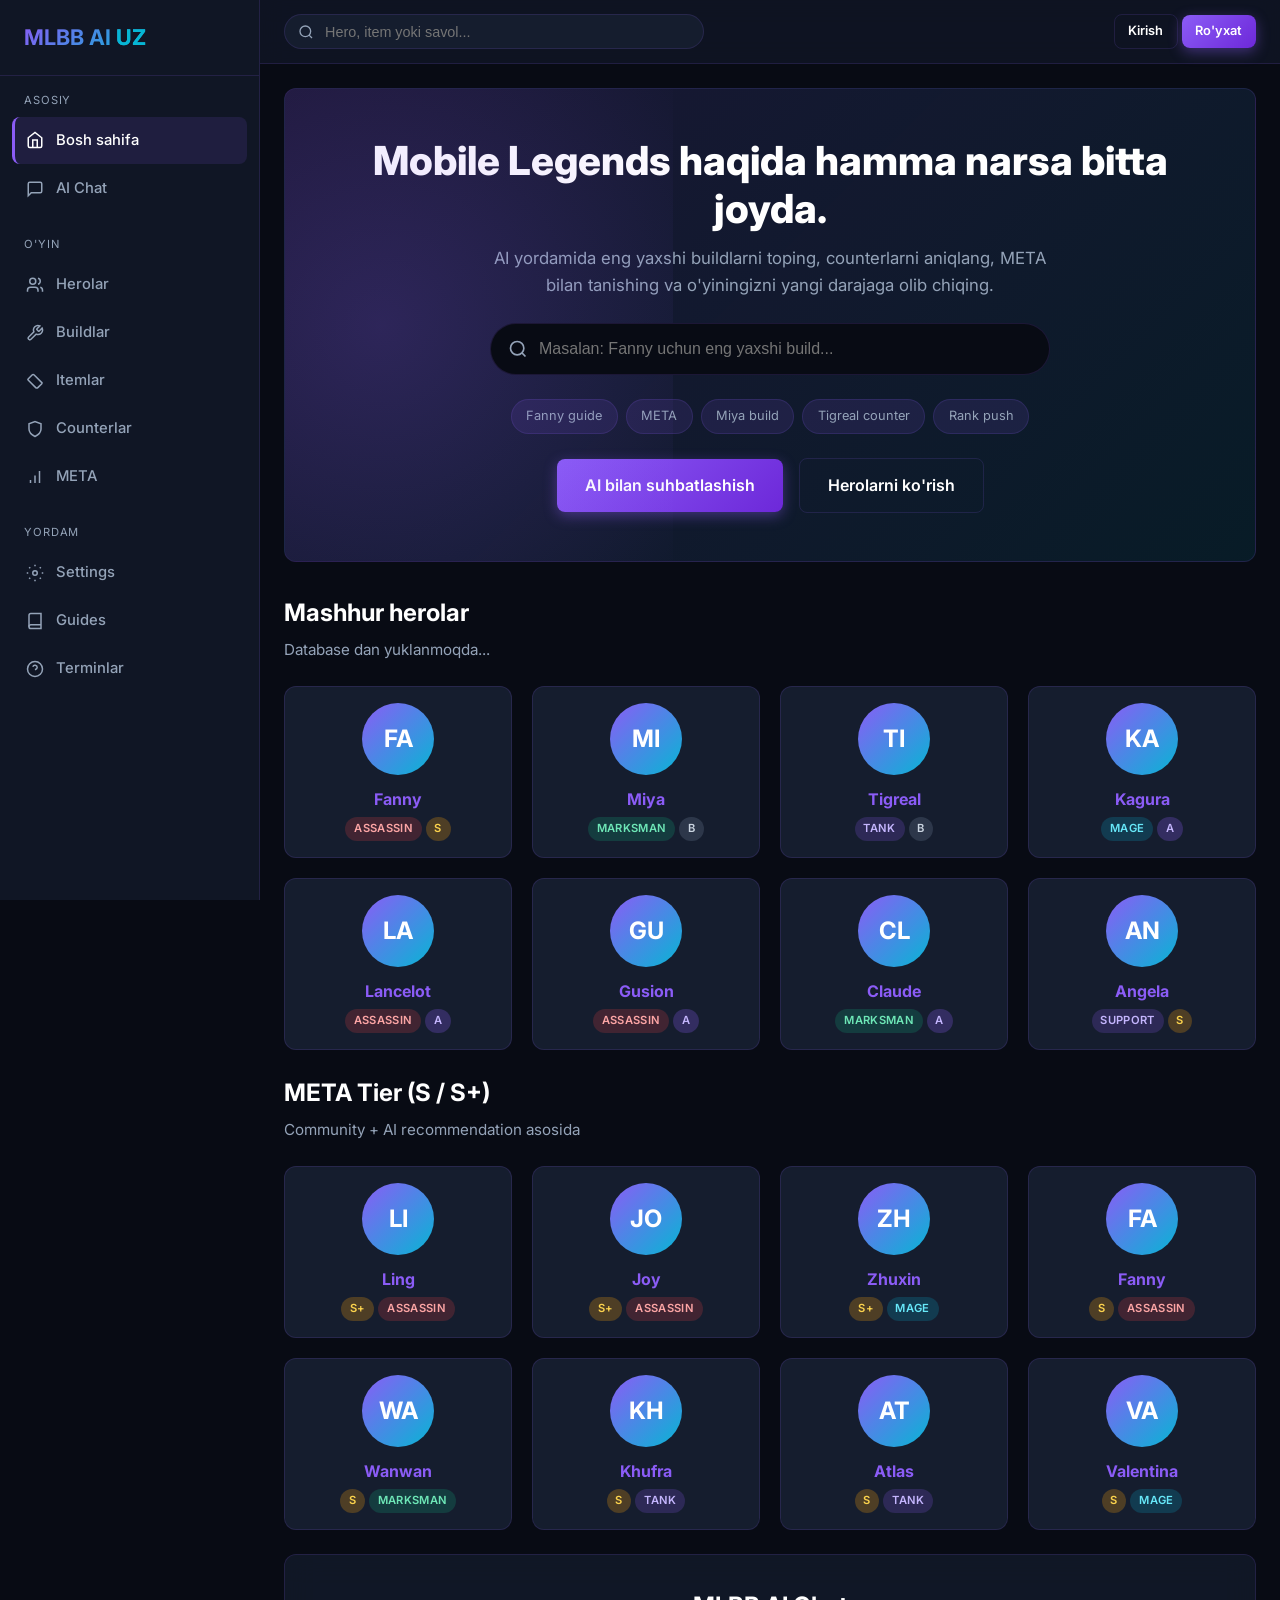
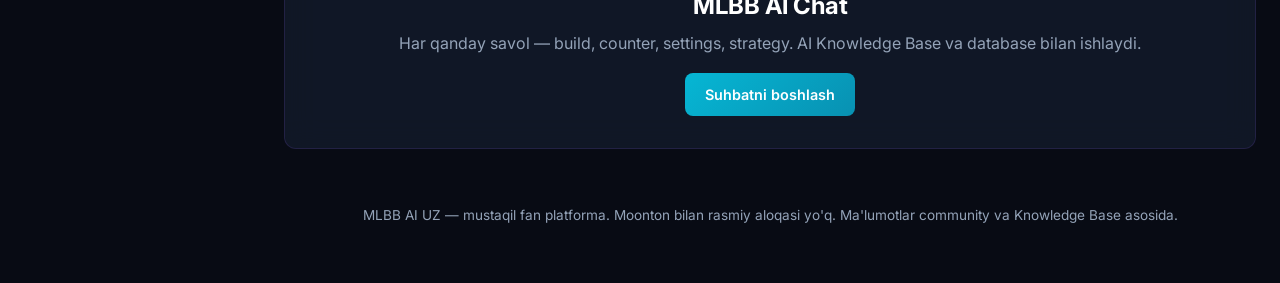
<file: frontend/index.html>
<!DOCTYPE html>
<html lang="uz">
<head>
  <meta charset="UTF-8" />
  <meta name="viewport" content="width=device-width, initial-scale=1.0" />
  <title>MLBB AI UZ — Mobile Legends AI Assistant</title>
  <meta name="description" content="Mobile Legends: Bang Bang uchun AI yordamchi. Build, counter, META, settings va barcha savollaringizga javob." />
  <link rel="preconnect" href="https://fonts.googleapis.com" />
  <link href="https://fonts.googleapis.com/css2?family=Inter:wght@400;500;600;700;800&display=swap" rel="stylesheet" />
  <link rel="icon" href="assets/icons/favicon.svg" type="image/svg+xml" />
  <link rel="stylesheet" href="css/style.css" />
</head>
<body>
  <div class="sidebar-overlay"></div>
  <div class="app-layout">
    <aside class="sidebar">
      <div class="sidebar-header">
        <a href="admin.html" class="logo" title="Admin Panel">MLBB AI <span>UZ</span></a>
      </div>
      <nav class="nav">
        <div class="nav-section">
          <div class="nav-label">Asosiy</div>
          <a href="index.html" class="nav-link active">
            <svg xmlns="http://www.w3.org/2000/svg" width="18" height="18" viewBox="0 0 24 24" fill="none" stroke="currentColor" stroke-width="2"><path d="m3 9 9-7 9 7v11a2 2 0 0 1-2 2H5a2 2 0 0 1-2-2z"/><polyline points="9 22 9 12 15 12 15 22"/></svg>
            Bosh sahifa
          </a>
          <a href="ai-chat.html" class="nav-link">
            <svg xmlns="http://www.w3.org/2000/svg" width="18" height="18" viewBox="0 0 24 24" fill="none" stroke="currentColor" stroke-width="2"><path d="M21 15a2 2 0 0 1-2 2H7l-4 4V5a2 2 0 0 1 2-2h14a2 2 0 0 1 2 2z"/></svg>
            AI Chat
          </a>
        </div>
        <div class="nav-section">
          <div class="nav-label">O'yin</div>
          <a href="heroes.html" class="nav-link">
            <svg xmlns="http://www.w3.org/2000/svg" width="18" height="18" viewBox="0 0 24 24" fill="none" stroke="currentColor" stroke-width="2"><path d="M16 21v-2a4 4 0 0 0-4-4H6a4 4 0 0 0-4 4v2"/><circle cx="9" cy="7" r="4"/><path d="M22 21v-2a4 4 0 0 0-3-3.87"/><path d="M16 3.13a4 4 0 0 1 0 7.75"/></svg>
            Herolar
          </a>
          <a href="builds.html" class="nav-link">
            <svg xmlns="http://www.w3.org/2000/svg" width="18" height="18" viewBox="0 0 24 24" fill="none" stroke="currentColor" stroke-width="2"><path d="M14.7 6.3a1 1 0 0 0 0 1.4l1.6 1.6a1 1 0 0 0 1.4 0l3.77-3.77a6 6 0 0 1-7.94 7.94l-6.91 6.91a2.12 2.12 0 0 1-3-3l6.91-6.91a6 6 0 0 1 7.94-7.94l-3.76 3.76z"/></svg>
            Buildlar
          </a>
          <a href="items.html" class="nav-link">
            <svg xmlns="http://www.w3.org/2000/svg" width="18" height="18" viewBox="0 0 24 24" fill="none" stroke="currentColor" stroke-width="2"><path d="m21.09 15.56-5.3 5.3a2 2 0 0 1-2.83 0L2.79 10.71a1 1 0 0 1 0-1.41l5.3-5.3a2 2 0 0 1 2.83 0l10.17 10.17a1 1 0 0 1 0 1.41z"/></svg>
            Itemlar
          </a>
          <a href="counters.html" class="nav-link">
            <svg xmlns="http://www.w3.org/2000/svg" width="18" height="18" viewBox="0 0 24 24" fill="none" stroke="currentColor" stroke-width="2"><path d="M12 22s8-4 8-10V5l-8-3-8 3v7c0 6 8 10 8 10z"/></svg>
            Counterlar
          </a>
          <a href="meta.html" class="nav-link">
            <svg xmlns="http://www.w3.org/2000/svg" width="18" height="18" viewBox="0 0 24 24" fill="none" stroke="currentColor" stroke-width="2"><path d="M12 20V10"/><path d="M18 20V4"/><path d="M6 20v-4"/></svg>
            META
          </a>
        </div>
        <div class="nav-section">
          <div class="nav-label">Yordam</div>
          <a href="settings.html" class="nav-link">
            <svg xmlns="http://www.w3.org/2000/svg" width="18" height="18" viewBox="0 0 24 24" fill="none" stroke="currentColor" stroke-width="2"><circle cx="12" cy="12" r="3"/><path d="M12 1v2M12 21v2M4.22 4.22l1.42 1.42M18.36 18.36l1.42 1.42M1 12h2M21 12h2M4.22 19.78l1.42-1.42M18.36 5.64l1.42-1.42"/></svg>
            Settings
          </a>
          <a href="guides.html" class="nav-link">
            <svg xmlns="http://www.w3.org/2000/svg" width="18" height="18" viewBox="0 0 24 24" fill="none" stroke="currentColor" stroke-width="2"><path d="M4 19.5A2.5 2.5 0 0 1 6.5 17H20"/><path d="M6.5 2H20v20H6.5A2.5 2.5 0 0 1 4 19.5v-15A2.5 2.5 0 0 1 6.5 2z"/></svg>
            Guides
          </a>
          <a href="terminology.html" class="nav-link">
            <svg xmlns="http://www.w3.org/2000/svg" width="18" height="18" viewBox="0 0 24 24" fill="none" stroke="currentColor" stroke-width="2"><circle cx="12" cy="12" r="10"/><path d="M9.09 9a3 3 0 0 1 5.83 1c0 2-3 3-3 3"/><path d="M12 17h.01"/></svg>
            Terminlar
          </a>
        </div>
      </nav>
    </aside>

    <div class="main">
      <header class="topbar">
        <button class="menu-toggle" aria-label="Menu">
          <svg xmlns="http://www.w3.org/2000/svg" width="22" height="22" viewBox="0 0 24 24" fill="none" stroke="currentColor" stroke-width="2"><line x1="3" y1="12" x2="21" y2="12"/><line x1="3" y1="6" x2="21" y2="6"/><line x1="3" y1="18" x2="21" y2="18"/></svg>
        </button>
        <div class="topbar-search">
          <svg xmlns="http://www.w3.org/2000/svg" width="16" height="16" viewBox="0 0 24 24" fill="none" stroke="currentColor" stroke-width="2"><circle cx="11" cy="11" r="8"/><path d="m21 21-4.3-4.3"/></svg>
          <input type="search" id="globalSearch" placeholder="Hero, item yoki savol..." />
        </div>
        <div class="topbar-actions">
          <div class="auth-area"></div>
        </div>
      </header>

      <main class="content">
        <section class="hero-banner">
          <h1>Mobile Legends haqida hamma narsa bitta joyda.</h1>
          <p>AI yordamida eng yaxshi buildlarni toping, counterlarni aniqlang, META bilan tanishing va o'yiningizni yangi darajaga olib chiqing.</p>
          <div class="search-big">
            <svg xmlns="http://www.w3.org/2000/svg" width="20" height="20" viewBox="0 0 24 24" fill="none" stroke="currentColor" stroke-width="2"><circle cx="11" cy="11" r="8"/><path d="m21 21-4.3-4.3"/></svg>
            <input type="text" id="heroSearch" placeholder="Masalan: Fanny uchun eng yaxshi build..." />
          </div>
          <div class="quick-tags">
            <span class="quick-tag" data-q="Fanny qanday o'ynaladi?">Fanny guide</span>
            <span class="quick-tag" data-q="Hozirgi META qanday?">META</span>
            <span class="quick-tag" data-q="Miya uchun eng yaxshi build">Miya build</span>
            <span class="quick-tag" data-q="Tigrealga qarshi qaysi hero kuchli?">Tigreal counter</span>
            <span class="quick-tag" data-q="Mythical Gloryga qanday chiqiladi?">Rank push</span>
          </div>
          <div class="flex gap-2 flex-center mt-3" style="justify-content:center">
            <a href="ai-chat.html" class="btn btn-primary btn-lg">AI bilan suhbatlashish</a>
            <a href="heroes.html" class="btn btn-secondary btn-lg">Herolarni ko'rish</a>
          </div>
        </section>

        <section class="mb-3">
          <h2 class="section-title">Mashhur herolar</h2>
          <p class="section-sub">Database dan yuklanmoqda...</p>
          <div class="grid grid-auto" id="popularHeroes">
            <div class="card skeleton" style="height:140px"></div>
            <div class="card skeleton" style="height:140px"></div>
            <div class="card skeleton" style="height:140px"></div>
            <div class="card skeleton" style="height:140px"></div>
          </div>
        </section>

        <section class="mb-3">
          <h2 class="section-title">META Tier (S / S+)</h2>
          <p class="section-sub">Community + AI recommendation asosida</p>
          <div class="grid grid-auto" id="metaHeroes"></div>
        </section>

        <section class="mb-3">
          <div class="card card-glass" style="padding:2rem; text-align:center">
            <h2 class="section-title">MLBB AI Chat</h2>
            <p class="text-muted mb-2">Har qanday savol — build, counter, settings, strategy. AI Knowledge Base va database bilan ishlaydi.</p>
            <a href="ai-chat.html" class="btn btn-accent">Suhbatni boshlash</a>
          </div>
        </section>

        <footer class="text-muted" style="text-align:center; padding:2rem 0; font-size:0.85rem">
          MLBB AI UZ — mustaqil fan platforma. Moonton bilan rasmiy aloqasi yo'q. Ma'lumotlar community va Knowledge Base asosida.
        </footer>
      </main>
    </div>
  </div>

  <script src="js/admin-store.js"></script>
  <script src="js/data.js"></script>
  <script src="js/api.js"></script>
  <script src="js/main.js"></script>
  <script>
    document.querySelectorAll('.quick-tag').forEach(tag => {
      tag.addEventListener('click', () => {
        const q = tag.dataset.q;
        location.href = 'ai-chat.html?q=' + encodeURIComponent(q);
      });
    });

    document.getElementById('heroSearch')?.addEventListener('keydown', e => {
      if (e.key === 'Enter') {
        const q = e.target.value.trim();
        if (q) location.href = 'ai-chat.html?q=' + encodeURIComponent(q);
      }
    });

    document.getElementById('globalSearch')?.addEventListener('keydown', e => {
      if (e.key === 'Enter') {
        const q = e.target.value.trim();
        if (q) location.href = 'heroes.html?q=' + encodeURIComponent(q);
      }
    });

    async function loadHome() {
      try {
        const { heroes } = await apiClient.getHeroes();
        const pop = document.getElementById('popularHeroes');
        pop.innerHTML = heroes.slice(0, 8).map(h => `
          <a href="hero-details.html?id=${h.id}" class="card hero-card">
            <div class="avatar">${h.name.slice(0,2).toUpperCase()}</div>
            <h3>${escapeHtml(h.name)}</h3>
            <div class="meta">${roleBadge(h.role)} ${h.tier ? tierBadge(h.tier) : ''}</div>
          </a>
        `).join('');

        const metaRes = await apiClient.getMeta();
        const metaEl = document.getElementById('metaHeroes');
        const top = [...(metaRes.tiers['S+'] || []), ...(metaRes.tiers['S'] || [])].slice(0, 8);
        metaEl.innerHTML = top.map(m => `
          <a href="hero-details.html?id=${m.hero.id}" class="card hero-card">
            <div class="avatar">${m.hero.name.slice(0,2).toUpperCase()}</div>
            <h3>${escapeHtml(m.hero.name)}</h3>
            <div class="meta">${tierBadge(m.tier)} ${roleBadge(m.hero.role)}</div>
          </a>
        `).join('') || '<p class="text-muted">META ma\'lumotlari yuklanmadi</p>';
      } catch (e) {
        console.error(e);
        document.getElementById('popularHeroes').innerHTML = '<p class="text-muted">Serverga ulanib bo\'lmadi. Backend ishga tushirilganini tekshiring.</p>';
      }
    }
    loadHome();
  </script>
</body>
</html>
</file>
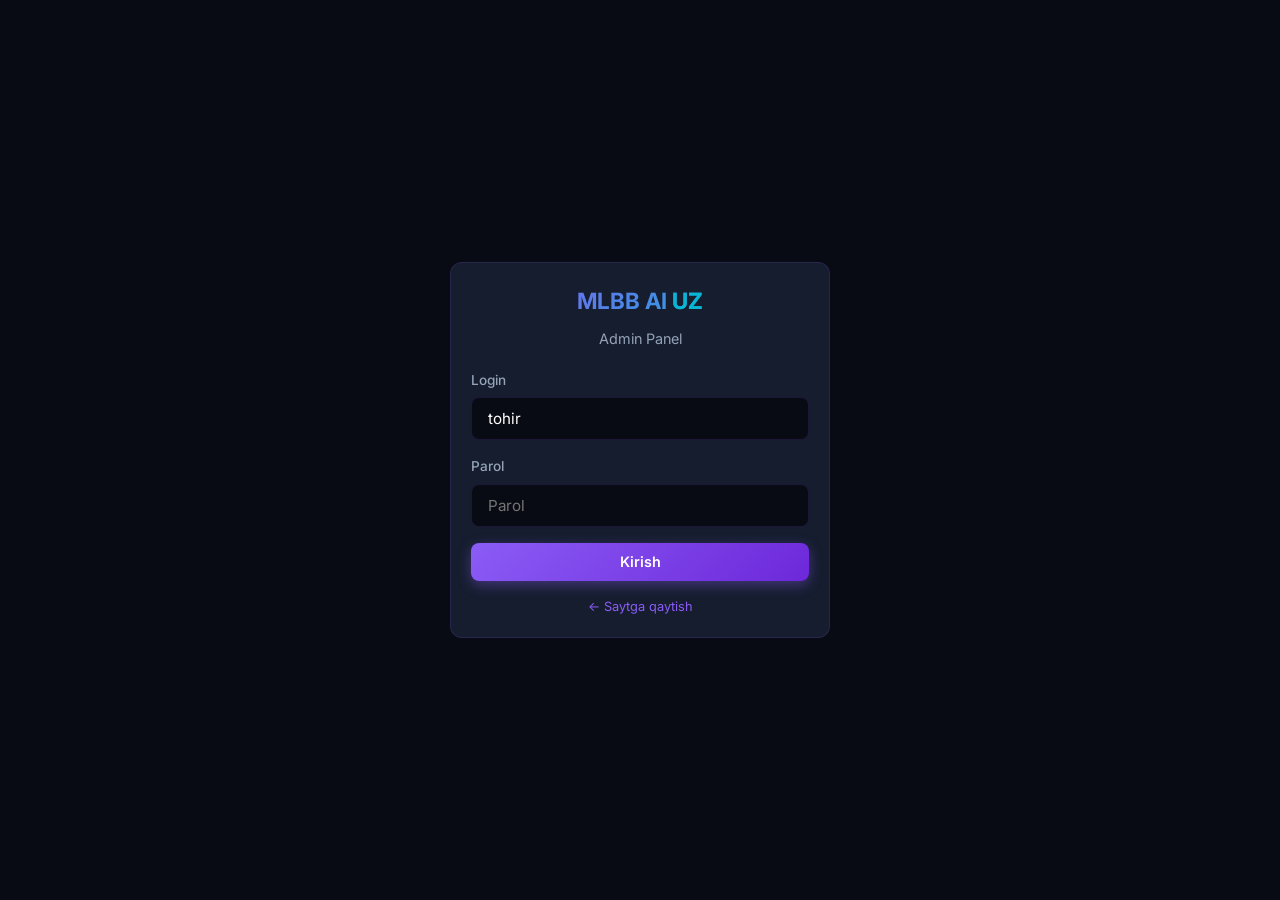
<file: frontend/admin.html>
<!DOCTYPE html>
<html lang="uz">
<head>
  <meta charset="UTF-8" />
  <meta name="viewport" content="width=device-width, initial-scale=1.0" />
  <title>Admin Panel — MLBB AI UZ</title>
  <link href="https://fonts.googleapis.com/css2?family=Inter:wght@400;500;600;700;800&display=swap" rel="stylesheet" />
  <link rel="icon" href="assets/icons/favicon.svg" type="image/svg+xml" />
  <link rel="stylesheet" href="css/style.css" />
  <style>
    .stat-grid { display: grid; grid-template-columns: repeat(auto-fill, minmax(180px, 1fr)); gap: 1rem; margin-bottom: 1.5rem; }
    .stat-card {
      background: var(--card); border: 1px solid var(--border); border-radius: 12px; padding: 1.25rem;
      text-align: center;
    }
    .stat-card .num { font-size: 2rem; font-weight: 800; background: linear-gradient(135deg,#8B5CF6,#06B6D4); -webkit-background-clip: text; -webkit-text-fill-color: transparent; }
    .stat-card .label { color: var(--muted); font-size: 0.85rem; margin-top: 0.25rem; }
    .user-table { width: 100%; border-collapse: collapse; font-size: 0.9rem; }
    .user-table th, .user-table td { padding: 0.75rem 1rem; text-align: left; border-bottom: 1px solid var(--border); }
    .user-table th { color: var(--muted); font-weight: 600; font-size: 0.75rem; text-transform: uppercase; }
    .lock-screen {
      min-height: 100vh; display: flex; align-items: center; justify-content: center; padding: 1.5rem;
    }
  </style>
</head>
<body>
  <div id="lock" class="lock-screen">
    <div class="card" style="width:100%;max-width:380px">
      <div class="logo" style="text-align:center;margin-bottom:0.5rem;font-size:1.4rem">MLBB AI <span>UZ</span></div>
      <p class="text-muted" style="text-align:center;margin-bottom:1.25rem;font-size:0.9rem">Admin Panel</p>
      <div class="mb-2">
        <label class="label">Login</label>
        <input class="input" type="text" id="adminUser" placeholder="tohir" value="tohir" />
      </div>
      <div class="mb-2">
        <label class="label">Parol</label>
        <input class="input" type="password" id="adminPass" placeholder="Parol" />
      </div>
      <button class="btn btn-primary w-full" id="unlockBtn">Kirish</button>
      <p class="text-muted mt-2" style="text-align:center;font-size:0.8rem">
        
        <a href="index.html">← Saytga qaytish</a>
      </p>
    </div>
  </div>

  <div id="panel" class="hidden">
    <div class="sidebar-overlay"></div>
    <div class="app-layout">
      <aside class="sidebar">
        <div class="sidebar-header"><div class="logo">MLBB AI <span>UZ</span></div></div>
        <nav class="nav">
          <div class="nav-section">
            <div class="nav-label">Admin</div>
            <a href="admin.html" class="nav-link active">Dashboard</a>
            <a href="index.html" class="nav-link">Saytga qaytish</a>
          </div>
        </nav>
      </aside>
      <div class="main">
        <header class="topbar">
          <div style="font-weight:600">Admin Panel</div>
          <div class="topbar-actions">
            <button class="btn btn-secondary btn-sm" id="logoutAdmin">Chiqish</button>
          </div>
        </header>
        <main class="content">
          <h1 class="section-title">Statistika</h1>
          <p class="section-sub">Offline rejim — ma'lumotlar shu brauzer localStorage da saqlanadi</p>
          <div class="stat-grid" id="stats">
            <div class="stat-card"><div class="num" id="sUsers">0</div><div class="label">Ro'yxatdan o'tgan</div></div>
            <div class="stat-card"><div class="num" id="sOnline">0</div><div class="label">Hozir online (taxminiy)</div></div>
            <div class="stat-card"><div class="num" id="sVisits">0</div><div class="label">Tashriflar (session)</div></div>
          </div>

          <h2 class="section-title">Foydalanuvchilar</h2>
          <div class="card" style="padding:0;overflow:auto">
            <table class="user-table">
              <thead>
                <tr><th>Username</th><th>Email</th><th>Role</th><th>Ro'yxat</th><th>Oxirgi kirish</th></tr>
              </thead>
              <tbody id="userRows">
                <tr><td colspan="5" class="text-muted" style="padding:1.5rem">Hali foydalanuvchi yo'q</td></tr>
              </tbody>
            </table>
          </div>
          <p class="text-muted mt-2" style="font-size:0.8rem">
            * Real server yo'qligi sababli faqat shu qurilma/brauzerdagi ro'yxat ko'rinadi.
            Boshqa odamlar boshqa kompyuterda ro'yxatdan o'tsa, ular shu yerda ko'rinmaydi.
          </p>
        </main>
      </div>
    </div>
  </div>

  <script src="js/admin-store.js"></script>
  <script src="js/main.js"></script>
  <script>
    const ADMIN_PASS = '34';
    const lock = document.getElementById('lock');
    const panel = document.getElementById('panel');

    function isUnlocked() {
      return sessionStorage.getItem('mlbb_admin') === '1';
    }
    function unlock() {
      sessionStorage.setItem('mlbb_admin', '1');
      lock.classList.add('hidden');
      panel.classList.remove('hidden');
      render();
    }
    function lockPanel() {
      sessionStorage.removeItem('mlbb_admin');
      location.reload();
    }

    document.getElementById('unlockBtn').addEventListener('click', () => {
      const u = (document.getElementById('adminUser').value || '').trim().toLowerCase();
      const p = document.getElementById('adminPass').value;
      if (u === 'tohir' && p === ADMIN_PASS) unlock();
      else toast('Login yoki parol noto\'g\'ri');
    });
    document.getElementById('adminPass').addEventListener('keydown', e => {
      if (e.key === 'Enter') document.getElementById('unlockBtn').click();
    });
    document.getElementById('logoutAdmin').addEventListener('click', lockPanel);

    function render() {
      const s = window.mlbbGetStats ? window.mlbbGetStats() : { totalUsers: 0, online: 0, visits: 0, users: [] };
      document.getElementById('sUsers').textContent = s.totalUsers;
      document.getElementById('sOnline').textContent = s.online;
      document.getElementById('sVisits').textContent = s.visits;
      const tbody = document.getElementById('userRows');
      if (!s.users.length) {
        tbody.innerHTML = '<tr><td colspan="5" class="text-muted" style="padding:1.5rem">Hali foydalanuvchi yo\'q. Register orqali qo\'shiladi.</td></tr>';
        return;
      }
      tbody.innerHTML = s.users.map(u => `
        <tr>
          <td><strong>${escapeHtml(u.username || '-')}</strong></td>
          <td>${escapeHtml(u.email || '-')}</td>
          <td><span class="badge ${u.role === 'admin' ? 'badge-s' : 'badge-primary'}">${escapeHtml(u.role || 'user')}</span></td>
          <td class="text-muted">${u.createdAt ? new Date(u.createdAt).toLocaleString() : '-'}</td>
          <td class="text-muted">${u.lastLogin ? new Date(u.lastLogin).toLocaleString() : '-'}</td>
        </tr>
      `).join('');
    }

    if (isUnlocked()) unlock();
  </script>
</body>
</html>
</file>
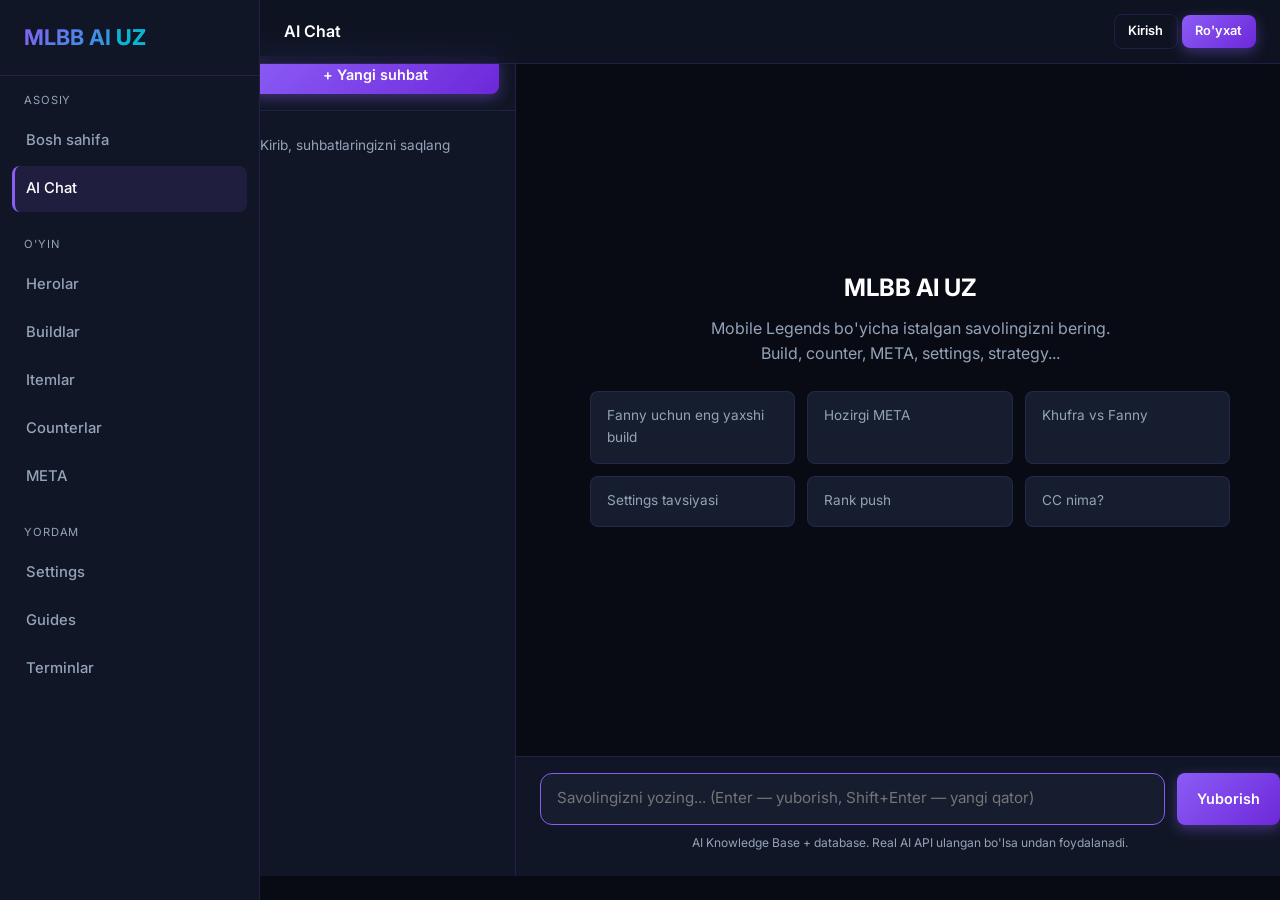
<file: frontend/ai-chat.html>
<!DOCTYPE html>
<html lang="uz">
<head>
  <meta charset="UTF-8" />
  <meta name="viewport" content="width=device-width, initial-scale=1.0" />
  <title>AI Chat — MLBB AI UZ</title>
  <link href="https://fonts.googleapis.com/css2?family=Inter:wght@400;500;600;700;800&display=swap" rel="stylesheet" />
  <link rel="icon" href="assets/icons/favicon.svg" type="image/svg+xml" />
  <link rel="stylesheet" href="css/style.css" />
  <link rel="stylesheet" href="css/chat.css" />
</head>
<body>
  <div class="sidebar-overlay"></div>
  <div class="app-layout">
    <aside class="sidebar">
      <div class="sidebar-header">
        <a href="admin.html" class="logo" title="Admin Panel">MLBB AI <span>UZ</span></a>
      </div>
      <nav class="nav">
        <div class="nav-section">
          <div class="nav-label">Asosiy</div>
          <a href="index.html" class="nav-link">Bosh sahifa</a>
          <a href="ai-chat.html" class="nav-link active">AI Chat</a>
        </div>
        <div class="nav-section">
          <div class="nav-label">O'yin</div>
          <a href="heroes.html" class="nav-link">Herolar</a>
          <a href="builds.html" class="nav-link">Buildlar</a>
          <a href="items.html" class="nav-link">Itemlar</a>
          <a href="counters.html" class="nav-link">Counterlar</a>
          <a href="meta.html" class="nav-link">META</a>
        </div>
        <div class="nav-section">
          <div class="nav-label">Yordam</div>
          <a href="settings.html" class="nav-link">Settings</a>
          <a href="guides.html" class="nav-link">Guides</a>
          <a href="terminology.html" class="nav-link">Terminlar</a>
        </div>
      </nav>
    </aside>

    <div class="main">
      <header class="topbar">
        <button class="menu-toggle" aria-label="Menu">
          <svg xmlns="http://www.w3.org/2000/svg" width="22" height="22" viewBox="0 0 24 24" fill="none" stroke="currentColor" stroke-width="2"><line x1="3" y1="12" x2="21" y2="12"/><line x1="3" y1="6" x2="21" y2="6"/><line x1="3" y1="18" x2="21" y2="18"/></svg>
        </button>
        <div style="font-weight:600">AI Chat</div>
        <div class="topbar-actions"><div class="auth-area"></div></div>
      </header>

      <div class="chat-layout">
        <aside class="chat-sidebar">
          <div class="chat-sidebar-header">
            <button class="btn btn-primary w-full" id="newChatBtn">+ Yangi suhbat</button>
          </div>
          <div class="chat-sessions" id="sessionsList">
            <p class="text-muted" style="padding:1rem;font-size:0.85rem">Kirib, suhbatlaringizni saqlang</p>
          </div>
        </aside>

        <div class="chat-main">
          <div class="chat-messages" id="messages">
            <div class="chat-empty" id="emptyState">
              <h2>MLBB AI UZ</h2>
              <p>Mobile Legends bo'yicha istalgan savolingizni bering.<br>Build, counter, META, settings, strategy...</p>
              <div class="suggest-grid">
                <div class="suggest-card" data-q="Fanny uchun eng yaxshi build qanday?">Fanny uchun eng yaxshi build</div>
                <div class="suggest-card" data-q="Hozirgi META da eng kuchli herolar kim?">Hozirgi META</div>
                <div class="suggest-card" data-q="Khufra Fanny ni qanday counter qiladi?">Khufra vs Fanny</div>
                <div class="suggest-card" data-q="Redmi Note 13 Pro, 8GB RAM, Fanny o'ynayman — eng yaxshi settings">Settings tavsiyasi</div>
                <div class="suggest-card" data-q="Mythical Gloryga solo qanday chiqiladi?">Rank push</div>
                <div class="suggest-card" data-q="CC nima va qanday himoyalanish mumkin?">CC nima?</div>
              </div>
            </div>
          </div>

          <div class="chat-input-area">
            <div class="chat-input-wrap">
              <textarea id="chatInput" placeholder="Savolingizni yozing... (Enter — yuborish, Shift+Enter — yangi qator)" rows="1"></textarea>
              <button class="btn btn-primary" id="sendBtn" style="height:52px;padding:0 1.25rem">Yuborish</button>
            </div>
            <p class="text-muted" style="text-align:center;font-size:0.75rem;margin-top:0.5rem">AI Knowledge Base + database. Real AI API ulangan bo'lsa undan foydalanadi.</p>
          </div>
        </div>
      </div>
    </div>
  </div>

  <script src="js/admin-store.js"></script>
  <script src="js/data.js"></script>
  <script src="js/api.js"></script>
  <script src="js/main.js"></script>
  <script src="js/chat.js"></script>
</body>
</html>
</file>
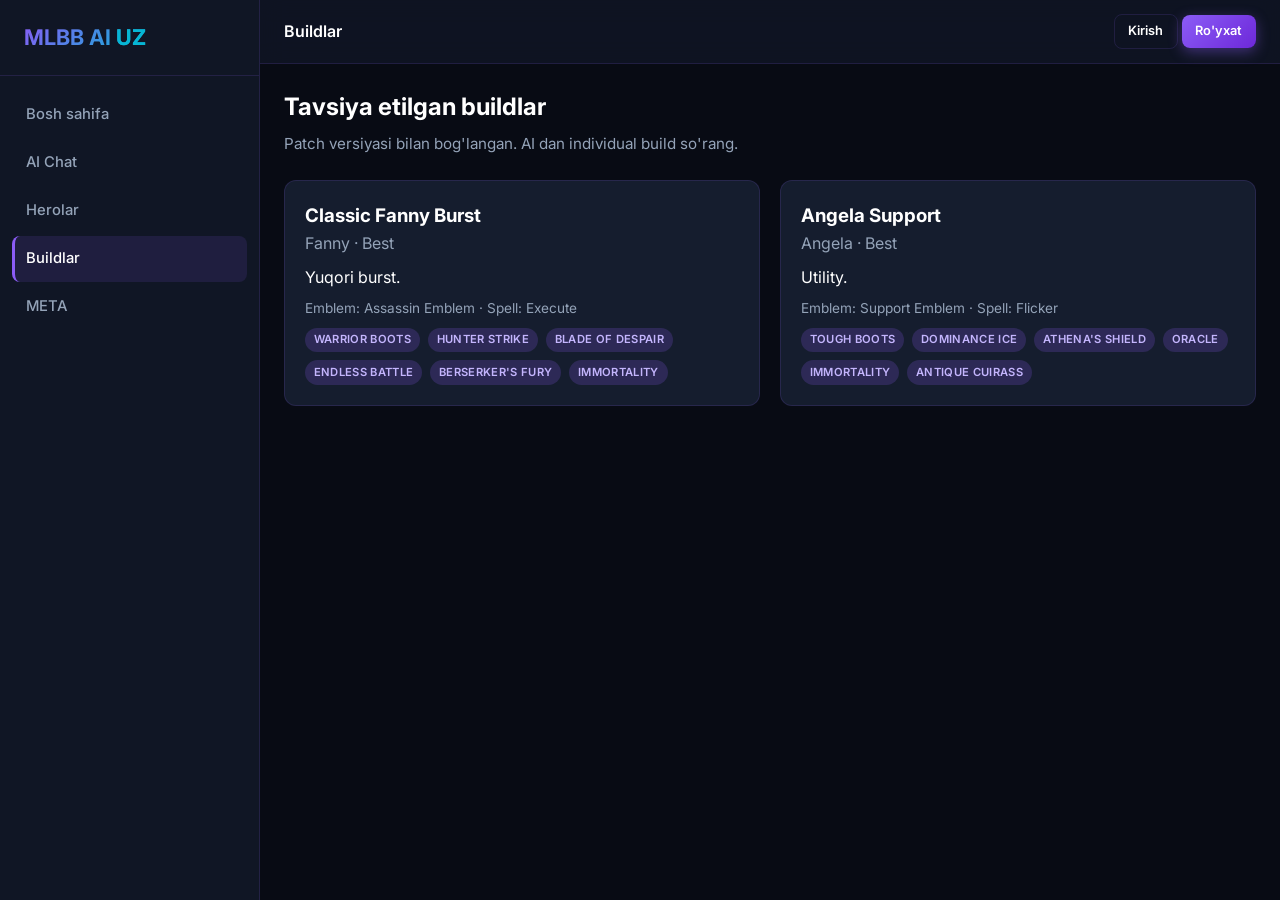
<file: frontend/builds.html>
<!DOCTYPE html>
<html lang="uz">
<head>
  <meta charset="UTF-8" />
  <meta name="viewport" content="width=device-width, initial-scale=1.0" />
  <title>Buildlar — MLBB AI UZ</title>
  <link href="https://fonts.googleapis.com/css2?family=Inter:wght@400;500;600;700;800&display=swap" rel="stylesheet" />
  <link rel="icon" href="assets/icons/favicon.svg" type="image/svg+xml" />
  <link rel="stylesheet" href="css/style.css" />
</head>
<body>
  <div class="sidebar-overlay"></div>
  <div class="app-layout">
    <aside class="sidebar">
      <div class="sidebar-header"><a href="admin.html" class="logo" title="Admin Panel">MLBB AI <span>UZ</span></a></div>
      <nav class="nav">
        <a href="index.html" class="nav-link">Bosh sahifa</a>
        <a href="ai-chat.html" class="nav-link">AI Chat</a>
        <a href="heroes.html" class="nav-link">Herolar</a>
        <a href="builds.html" class="nav-link active">Buildlar</a>
        <a href="meta.html" class="nav-link">META</a>
      </nav>
    </aside>
    <div class="main">
      <header class="topbar">
        <button class="menu-toggle"><svg xmlns="http://www.w3.org/2000/svg" width="22" height="22" viewBox="0 0 24 24" fill="none" stroke="currentColor" stroke-width="2"><line x1="3" y1="12" x2="21" y2="12"/><line x1="3" y1="6" x2="21" y2="6"/><line x1="3" y1="18" x2="21" y2="18"/></svg></button>
        <div style="font-weight:600">Buildlar</div>
        <div class="topbar-actions"><div class="auth-area"></div></div>
      </header>
      <main class="content">
        <h1 class="section-title">Tavsiya etilgan buildlar</h1>
        <p class="section-sub">Patch versiyasi bilan bog'langan. AI dan individual build so'rang.</p>
        <div class="grid grid-2" id="list"></div>
      </main>
    </div>
  </div>
  <script src="js/admin-store.js"></script>
  <script src="js/data.js"></script>
  <script src="js/api.js"></script>
  <script src="js/main.js"></script>
  <script>
    apiClient.getBuilds().then(({ builds }) => {
      document.getElementById('list').innerHTML = builds.map(b => `
        <div class="card">
          <h3>${escapeHtml(b.name)}</h3>
          <p class="text-muted">${b.hero ? escapeHtml(b.hero.name) : ''} · ${escapeHtml(b.type)}</p>
          <p class="mt-1">${escapeHtml(b.description || '')}</p>
          <p class="text-muted mt-1" style="font-size:0.85rem">Emblem: ${escapeHtml(b.emblem || '-')} · Spell: ${escapeHtml(b.battleSpell || '-')}</p>
          ${b.itemDetails && b.itemDetails.length ? `<div class="mt-1 flex gap-1" style="flex-wrap:wrap">${b.itemDetails.map(i => `<span class="badge badge-primary">${escapeHtml(i.name)}</span>`).join('')}</div>` : ''}
        </div>
      `).join('') || '<p class="text-muted">Buildlar yo\'q</p>';
    }).catch(e => document.getElementById('list').innerHTML = '<p>' + e.message + '</p>');
  </script>
</body>
</html>
</file>
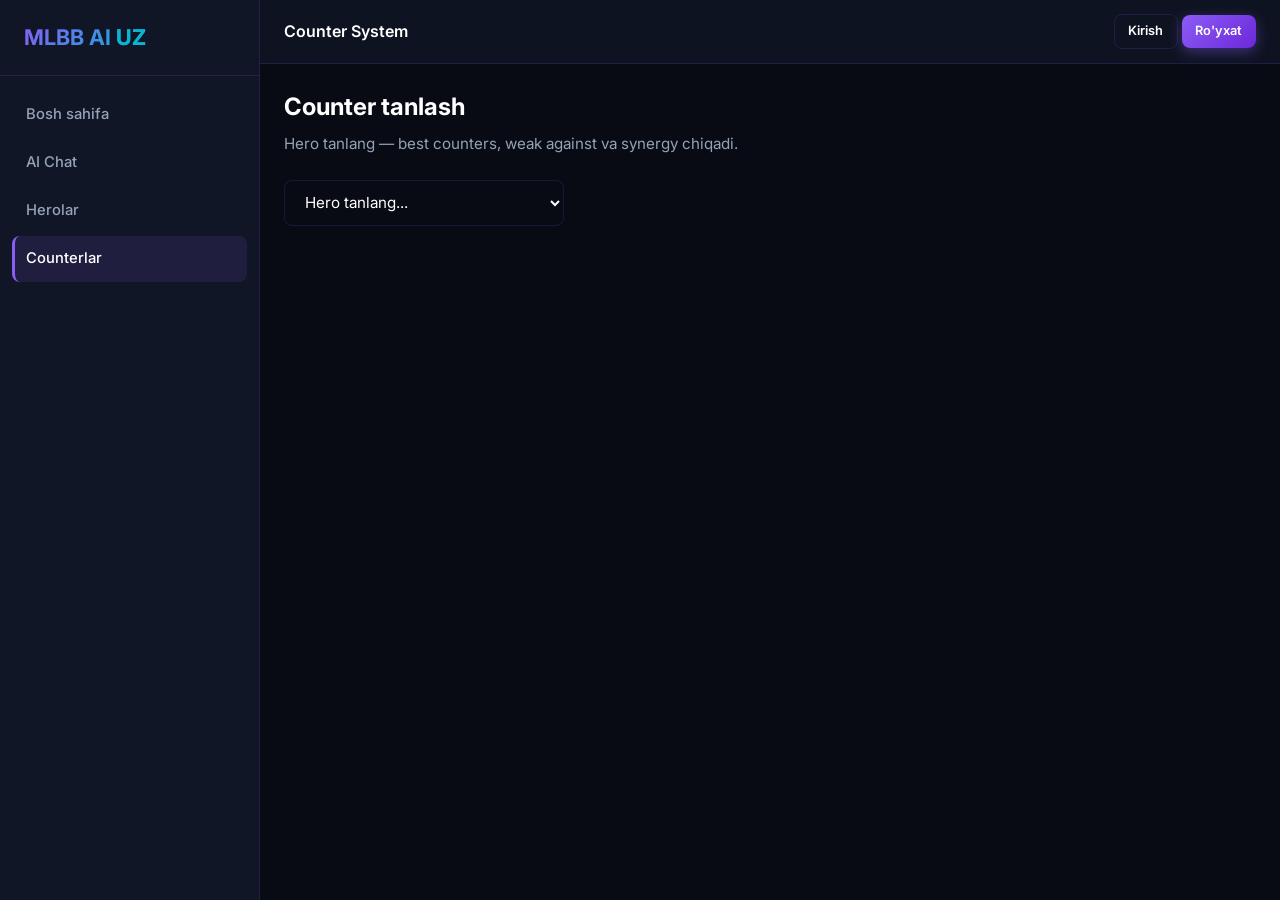
<file: frontend/counters.html>
<!DOCTYPE html>
<html lang="uz">
<head>
  <meta charset="UTF-8" />
  <meta name="viewport" content="width=device-width, initial-scale=1.0" />
  <title>Counterlar — MLBB AI UZ</title>
  <link href="https://fonts.googleapis.com/css2?family=Inter:wght@400;500;600;700;800&display=swap" rel="stylesheet" />
  <link rel="icon" href="assets/icons/favicon.svg" type="image/svg+xml" />
  <link rel="stylesheet" href="css/style.css" />
</head>
<body>
  <div class="sidebar-overlay"></div>
  <div class="app-layout">
    <aside class="sidebar">
      <div class="sidebar-header"><a href="admin.html" class="logo" title="Admin Panel">MLBB AI <span>UZ</span></a></div>
      <nav class="nav">
        <a href="index.html" class="nav-link">Bosh sahifa</a>
        <a href="ai-chat.html" class="nav-link">AI Chat</a>
        <a href="heroes.html" class="nav-link">Herolar</a>
        <a href="counters.html" class="nav-link active">Counterlar</a>
      </nav>
    </aside>
    <div class="main">
      <header class="topbar">
        <button class="menu-toggle"><svg xmlns="http://www.w3.org/2000/svg" width="22" height="22" viewBox="0 0 24 24" fill="none" stroke="currentColor" stroke-width="2"><line x1="3" y1="12" x2="21" y2="12"/><line x1="3" y1="6" x2="21" y2="6"/><line x1="3" y1="18" x2="21" y2="18"/></svg></button>
        <div style="font-weight:600">Counter System</div>
        <div class="topbar-actions"><div class="auth-area"></div></div>
      </header>
      <main class="content">
        <h1 class="section-title">Counter tanlash</h1>
        <p class="section-sub">Hero tanlang — best counters, weak against va synergy chiqadi.</p>
        <select class="input mb-3" id="heroSelect" style="max-width:280px"><option value="">Hero tanlang...</option></select>
        <div id="result"></div>
      </main>
    </div>
  </div>
  <script src="js/admin-store.js"></script>
  <script src="js/data.js"></script>
  <script src="js/api.js"></script>
  <script src="js/main.js"></script>
  <script>
    apiClient.getHeroes().then(({ heroes }) => {
      const sel = document.getElementById('heroSelect');
      heroes.forEach(h => {
        const o = document.createElement('option');
        o.value = h.id; o.textContent = h.name + ' (' + h.role + ')';
        sel.appendChild(o);
      });
    });
    document.getElementById('heroSelect').addEventListener('change', async e => {
      const id = e.target.value;
      if (!id) return;
      try {
        const data = await apiClient.getCounters(id);
        document.getElementById('result').innerHTML = `
          <h2 class="mb-2">${escapeHtml(data.hero.name)} counterlari</h2>
          <h3 class="mb-1 text-primary">Best Counters</h3>
          <div class="grid grid-auto mb-3">${(data.bestCounters||[]).map(c => c.counterHero ? `
            <a href="hero-details.html?id=${c.counterHero.id}" class="card hero-card">
              <div class="avatar">${c.counterHero.name.slice(0,2)}</div>
              <h3>${escapeHtml(c.counterHero.name)}</h3>
              <p class="text-muted" style="font-size:0.8rem">${escapeHtml(c.reason||'')}</p>
            </a>` : '').join('') || '<p class="text-muted">Ma\'lumot yo\'q</p>'}</div>
          <h3 class="mb-1 text-accent">Best Teammates</h3>
          <div class="grid grid-auto">${(data.bestTeammates||[]).map(s => s.synergyHero ? `
            <a href="hero-details.html?id=${s.synergyHero.id}" class="card hero-card">
              <div class="avatar">${s.synergyHero.name.slice(0,2)}</div>
              <h3>${escapeHtml(s.synergyHero.name)}</h3>
              <p class="text-muted" style="font-size:0.8rem">${escapeHtml(s.reason||'')}</p>
            </a>` : '').join('') || '<p class="text-muted">Ma\'lumot yo\'q</p>'}</div>
          <p class="text-muted mt-2" style="font-size:0.85rem">${escapeHtml(data.note||'')}</p>
        `;
      } catch (err) {
        toast(err.message);
      }
    });
  </script>
</body>
</html>
</file>
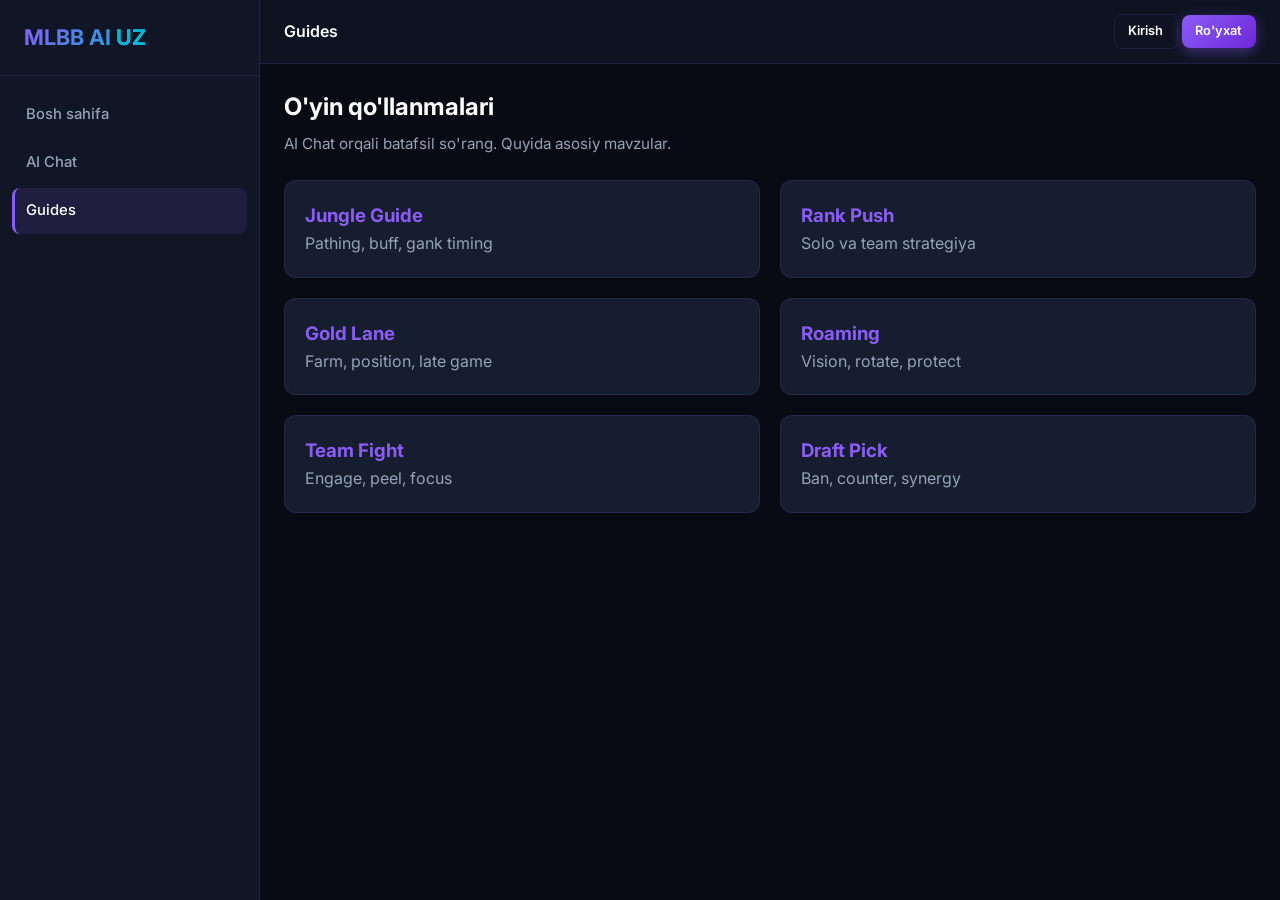
<file: frontend/guides.html>
<!DOCTYPE html>
<html lang="uz">
<head>
  <meta charset="UTF-8" />
  <meta name="viewport" content="width=device-width, initial-scale=1.0" />
  <title>Guides — MLBB AI UZ</title>
  <link href="https://fonts.googleapis.com/css2?family=Inter:wght@400;500;600;700;800&display=swap" rel="stylesheet" />
  <link rel="icon" href="assets/icons/favicon.svg" type="image/svg+xml" />
  <link rel="stylesheet" href="css/style.css" />
</head>
<body>
  <div class="sidebar-overlay"></div>
  <div class="app-layout">
    <aside class="sidebar">
      <div class="sidebar-header"><a href="admin.html" class="logo" title="Admin Panel">MLBB AI <span>UZ</span></a></div>
      <nav class="nav">
        <a href="index.html" class="nav-link">Bosh sahifa</a>
        <a href="ai-chat.html" class="nav-link">AI Chat</a>
        <a href="guides.html" class="nav-link active">Guides</a>
      </nav>
    </aside>
    <div class="main">
      <header class="topbar">
        <button class="menu-toggle"><svg xmlns="http://www.w3.org/2000/svg" width="22" height="22" viewBox="0 0 24 24" fill="none" stroke="currentColor" stroke-width="2"><line x1="3" y1="12" x2="21" y2="12"/><line x1="3" y1="6" x2="21" y2="6"/><line x1="3" y1="18" x2="21" y2="18"/></svg></button>
        <div style="font-weight:600">Guides</div>
        <div class="topbar-actions"><div class="auth-area"></div></div>
      </header>
      <main class="content">
        <h1 class="section-title">O'yin qo'llanmalari</h1>
        <p class="section-sub">AI Chat orqali batafsil so'rang. Quyida asosiy mavzular.</p>
        <div class="grid grid-2">
          <a href="ai-chat.html?q=Jungle guide boshlang'ich" class="card"><h3>Jungle Guide</h3><p class="text-muted">Pathing, buff, gank timing</p></a>
          <a href="ai-chat.html?q=Mythical Gloryga qanday chiqiladi?" class="card"><h3>Rank Push</h3><p class="text-muted">Solo va team strategiya</p></a>
          <a href="ai-chat.html?q=Gold lane marksman guide" class="card"><h3>Gold Lane</h3><p class="text-muted">Farm, position, late game</p></a>
          <a href="ai-chat.html?q=Roaming support guide" class="card"><h3>Roaming</h3><p class="text-muted">Vision, rotate, protect</p></a>
          <a href="ai-chat.html?q=Team fight asoslari" class="card"><h3>Team Fight</h3><p class="text-muted">Engage, peel, focus</p></a>
          <a href="ai-chat.html?q=Draft pick strategiyasi" class="card"><h3>Draft Pick</h3><p class="text-muted">Ban, counter, synergy</p></a>
        </div>
      </main>
    </div>
  </div>
  <script src="js/admin-store.js"></script>
  <script src="js/data.js"></script>
  <script src="js/api.js"></script>
  <script src="js/main.js"></script>
</body>
</html>
</file>
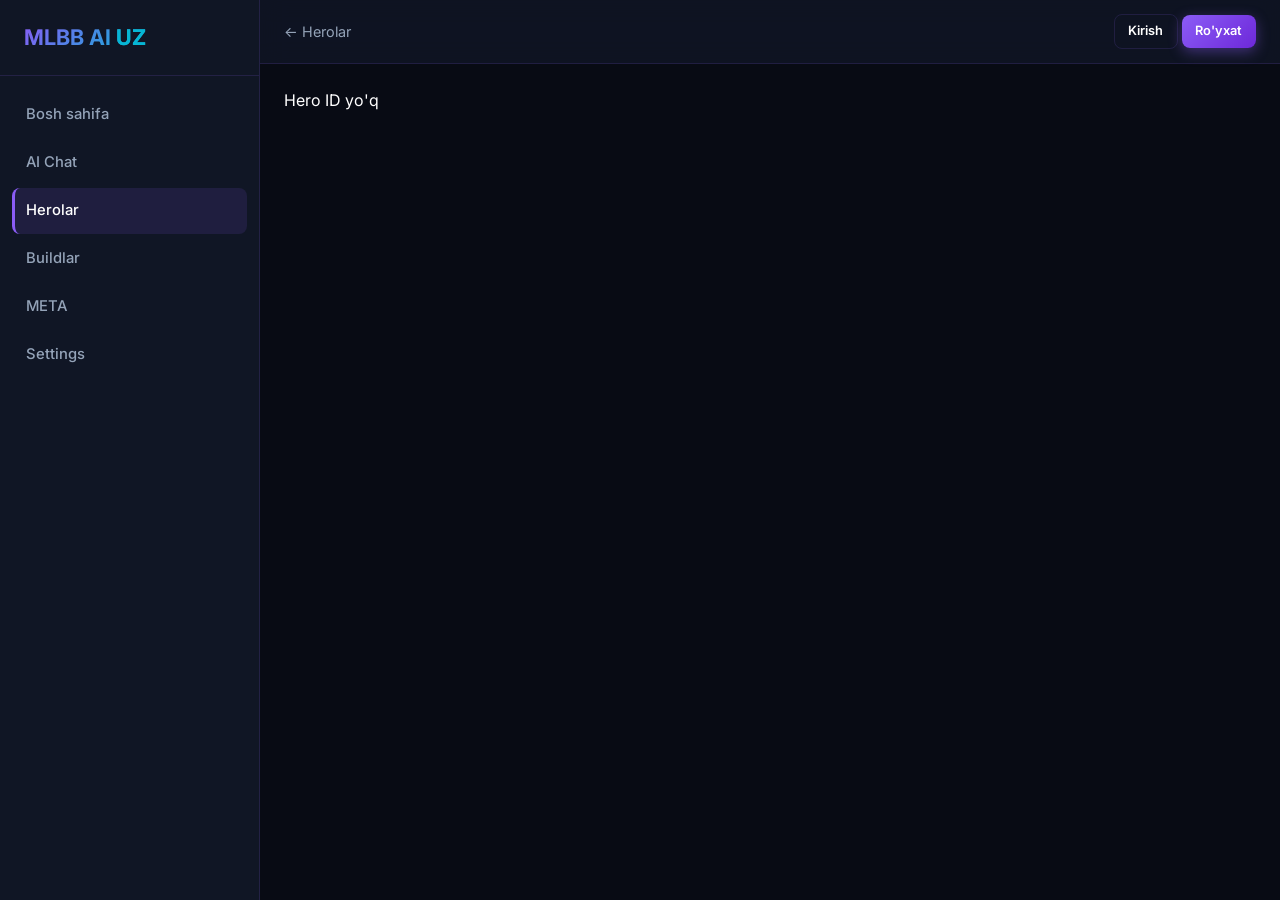
<file: frontend/hero-details.html>
<!DOCTYPE html>
<html lang="uz">
<head>
  <meta charset="UTF-8" />
  <meta name="viewport" content="width=device-width, initial-scale=1.0" />
  <title>Hero — MLBB AI UZ</title>
  <link href="https://fonts.googleapis.com/css2?family=Inter:wght@400;500;600;700;800&display=swap" rel="stylesheet" />
  <link rel="icon" href="assets/icons/favicon.svg" type="image/svg+xml" />
  <link rel="stylesheet" href="css/style.css" />
  <style>
    .item-row { display: flex; flex-wrap: wrap; gap: 0.75rem; margin-top: 0.75rem; align-items: flex-start; }
    .item-chip {
      display: flex; flex-direction: column; align-items: center; gap: 0.35rem;
      width: 78px; text-align: center;
    }
    .item-chip img {
      width: 56px; height: 56px; border-radius: 10px;
      border: 2px solid rgba(139,92,246,0.4);
      box-shadow: 0 4px 14px rgba(0,0,0,0.35), 0 0 12px rgba(139,92,246,0.2);
      object-fit: cover; background: #151D2E;
    }
    .item-chip span { font-size: 0.68rem; color: var(--muted); line-height: 1.25; }
    .emblem-box, .spell-box {
      display: inline-flex; align-items: center; gap: 0.75rem;
      border-radius: 12px; padding: 0.65rem 1rem; margin-top: 0.5rem;
    }
    .emblem-box {
      background: rgba(139,92,246,0.12); border: 1px solid rgba(139,92,246,0.35);
    }
    .spell-box {
      background: rgba(6,182,212,0.12); border: 1px solid rgba(6,182,212,0.35); margin-left: 0.5rem;
    }
    .emblem-box img, .spell-box img {
      width: 48px; height: 48px; border-radius: 50%;
      border: 2px solid rgba(255,255,255,0.2);
      box-shadow: 0 0 12px rgba(139,92,246,0.3);
    }
    .spell-box img { border-radius: 10px; width: 40px; height: 40px; }
    .build-card { margin-bottom: 1.25rem; }
    .build-order { font-size: 0.75rem; color: var(--muted); margin-top: 0.6rem; }
    .hero-portrait {
      width: 110px; height: 110px; border-radius: 18px;
      background: linear-gradient(135deg, var(--primary), var(--accent));
      display: flex; align-items: center; justify-content: center;
      font-size: 2.4rem; font-weight: 800; color: #fff;
      box-shadow: 0 8px 24px rgba(139,92,246,0.35);
      border: 2px solid rgba(255,255,255,0.15);
    }
  </style>
</head>
<body>
  <div class="sidebar-overlay"></div>
  <div class="app-layout">
    <aside class="sidebar">
      <div class="sidebar-header"><a href="admin.html" class="logo" title="Admin Panel">MLBB AI <span>UZ</span></a></div>
      <nav class="nav">
        <div class="nav-section">
          <a href="index.html" class="nav-link">Bosh sahifa</a>
          <a href="ai-chat.html" class="nav-link">AI Chat</a>
          <a href="heroes.html" class="nav-link active">Herolar</a>
          <a href="builds.html" class="nav-link">Buildlar</a>
          <a href="meta.html" class="nav-link">META</a>
          <a href="settings.html" class="nav-link">Settings</a>
        </div>
      </nav>
    </aside>
    <div class="main">
      <header class="topbar">
        <button class="menu-toggle"><svg xmlns="http://www.w3.org/2000/svg" width="22" height="22" viewBox="0 0 24 24" fill="none" stroke="currentColor" stroke-width="2"><line x1="3" y1="12" x2="21" y2="12"/><line x1="3" y1="6" x2="21" y2="6"/><line x1="3" y1="18" x2="21" y2="18"/></svg></button>
        <a href="heroes.html" class="text-muted" style="font-size:0.9rem">← Herolar</a>
        <div class="topbar-actions"><div class="auth-area"></div></div>
      </header>
      <main class="content" id="content">
        <div class="card skeleton" style="height:200px"></div>
      </main>
    </div>
  </div>
  <script src="js/admin-store.js"></script>
  <script src="js/data.js"></script>
  <script src="js/api.js"></script>
  <script src="js/main.js"></script>
  <script>
    // Item nomi → rasm fayli
    const ITEM_IMG = {
      "Blade of Despair": "blade-of-despair.svg",
      "Endless Battle": "endless-battle.svg",
      "Hunter Strike": "hunter-strike.svg",
      "Berserker's Fury": "berserkers-fury.svg",
      "Scarlet Phantom": "scarlet-phantom.svg",
      "Windtalker": "windtalker.svg",
      "Divine Glaive": "divine-glaive.svg",
      "Lightning Truncheon": "lightning-truncheon.svg",
      "Holy Crystal": "holy-crystal.svg",
      "Genius Wand": "genius-wand.svg",
      "Athena's Shield": "athenas-shield.svg",
      "Immortality": "immortality.svg",
      "Dominance Ice": "dominance-ice.svg",
      "Antique Cuirass": "antique-cuirass.svg",
      "Oracle": "oracle.svg",
      "Winter Truncheon": "winter-truncheon.svg",
      "Tough Boots": "tough-boots.svg",
      "Warrior Boots": "warrior-boots.svg",
      "Arcane Boots": "arcane-boots.svg",
      "Swift Boots": "swift-boots.svg",
      "Rapid Boots": "rapid-boots.svg",
      "Magic Shoes": "magic-shoes.svg"
    };
    const SPELL_IMG = {
      "Execute": "execute.svg",
      "Inspire": "inspire.svg",
      "Flicker": "flicker.svg",
      "Retribution": "retribution.svg",
      "Purify": "purify.svg"
    };
    const EMBLEM_IMG = {
      "Assassin Emblem": "assassin.svg",
      "Mage Emblem": "mage.svg",
      "Marksman Emblem": "marksman.svg",
      "Tank Emblem": "tank.svg",
      "Support Emblem": "support.svg",
      "Fighter Emblem": "fighter.svg"
    };

    function itemImg(name) {
      const file = ITEM_IMG[name];
      if (file) return 'assets/items/' + file;
      return null;
    }
    function emblemImg(name) {
      const file = EMBLEM_IMG[name];
      return file ? 'assets/emblems/' + file : 'assets/emblems/fighter.svg';
    }
    function spellImg(name) {
      const file = SPELL_IMG[name];
      return file ? 'assets/items/' + file : null;
    }

    const DEFAULT_BUILDS = {
      Assassin: {
        name: 'Assassin Best Build',
        emblem: 'Assassin Emblem',
        emblemTalent: 'Invasion / Killing Spree',
        battleSpell: 'Execute',
        items: ['Warrior Boots', 'Hunter Strike', 'Blade of Despair', 'Endless Battle', "Berserker's Fury", 'Immortality'],
        description: 'Yuqori burst. Hunter Strike → Blade of Despair.'
      },
      Marksman: {
        name: 'Marksman Best Build',
        emblem: 'Marksman Emblem',
        emblemTalent: 'Weakness Finder / Weapon Master',
        battleSpell: 'Inspire',
        items: ['Swift Boots', 'Scarlet Phantom', "Berserker's Fury", 'Windtalker', 'Blade of Despair', 'Immortality'],
        description: 'Attack speed + crit. Late game DPS.'
      },
      Mage: {
        name: 'Mage Best Build',
        emblem: 'Mage Emblem',
        emblemTalent: 'Lethal Ignition / Festival of Blood',
        battleSpell: 'Flicker',
        items: ['Arcane Boots', 'Lightning Truncheon', 'Divine Glaive', 'Holy Crystal', 'Genius Wand', 'Winter Truncheon'],
        description: 'Magic power + penetration.'
      },
      Tank: {
        name: 'Tank Best Build',
        emblem: 'Tank Emblem',
        emblemTalent: 'Vitality / Concussive Blast',
        battleSpell: 'Flicker',
        items: ['Tough Boots', 'Dominance Ice', "Athena's Shield", 'Antique Cuirass', 'Immortality', 'Oracle'],
        description: 'Defense + CC. Engage va peel.'
      },
      Support: {
        name: 'Support Best Build',
        emblem: 'Support Emblem',
        emblemTalent: 'Favor / Focusing Mark',
        battleSpell: 'Flicker',
        items: ['Tough Boots', 'Dominance Ice', "Athena's Shield", 'Oracle', 'Immortality', 'Antique Cuirass'],
        description: 'Utility va himoya.'
      },
      Fighter: {
        name: 'Fighter Best Build',
        emblem: 'Fighter Emblem',
        emblemTalent: 'Festival of Blood / Brave Smite',
        battleSpell: 'Execute',
        items: ['Warrior Boots', 'Hunter Strike', 'Endless Battle', 'Blade of Despair', 'Oracle', 'Immortality'],
        description: 'Hybrid damage + sustain.'
      }
    };

    function renderBuild(b) {
      const items = b.items || [];
      const itemHtml = items.map(name => {
        const src = itemImg(name);
        const img = src
          ? `<img src="${src}" alt="${escapeHtml(name)}" />`
          : `<div style="width:56px;height:56px;border-radius:10px;background:linear-gradient(135deg,#6366F1,#8B5CF6);display:flex;align-items:center;justify-content:center;font-weight:700;font-size:0.7rem;color:#fff">${escapeHtml((name||'?').slice(0,2))}</div>`;
        return `<div class="item-chip">${img}<span>${escapeHtml(name)}</span></div>`;
      }).join('');

      const eSrc = emblemImg(b.emblem || '');
      const sSrc = spellImg(b.battleSpell || '');

      return `
        <div class="card build-card">
          <h3 style="margin-bottom:0.25rem">${escapeHtml(b.name || 'Best Build')}</h3>
          <p class="text-muted" style="font-size:0.85rem">${escapeHtml(b.description || '')}</p>
          <div style="display:flex;flex-wrap:wrap;align-items:center;gap:0.25rem;margin-top:0.75rem">
            <div class="emblem-box">
              <img src="${eSrc}" alt="Emblem" />
              <div>
                <div style="font-weight:600;font-size:0.9rem">${escapeHtml(b.emblem || 'Emblem')}</div>
                <div class="text-muted" style="font-size:0.75rem">${escapeHtml(b.emblemTalent || 'Talent tanlang')}</div>
              </div>
            </div>
            <div class="spell-box">
              ${sSrc ? `<img src="${sSrc}" alt="Spell" />` : ''}
              <div style="font-weight:600;font-size:0.85rem">${escapeHtml(b.battleSpell || 'Spell')}</div>
            </div>
          </div>
          <div style="margin-top:1rem">
            <div style="font-size:0.8rem;font-weight:600;color:var(--muted);margin-bottom:0.4rem">ITEM BUILD (tartib bo'yicha)</div>
            <div class="item-row">${itemHtml}</div>
          </div>
          <p class="build-order">1 → 2 → 3 → 4 → 5 → 6 &nbsp;|&nbsp; Boots birinchi yoki ikkinchi</p>
        </div>
      `;
    }

    const id = new URLSearchParams(location.search).get('id');
    async function load() {
      if (!id) { document.getElementById('content').innerHTML = '<p>Hero ID yo\'q</p>'; return; }
      try {
        const h = await apiClient.getHero(id);
        document.title = h.name + ' — MLBB AI UZ';

        let builds = h.builds && h.builds.length ? h.builds : [];
        if (!builds.length && h.role && DEFAULT_BUILDS[h.role]) {
          builds = [{ ...DEFAULT_BUILDS[h.role], heroId: h.id }];
        }

        const buildsHtml = builds.length
          ? `<h2 class="section-title mt-3">Eng yaxshi build</h2>${builds.map(renderBuild).join('')}`
          : '';

        document.getElementById('content').innerHTML = `
          <div class="flex gap-3 mb-3" style="align-items:flex-start;flex-wrap:wrap">
            <div class="hero-portrait">${h.name.slice(0,2)}</div>
            <div>
              <h1 class="section-title" style="margin:0">${escapeHtml(h.name)}</h1>
              <div class="flex gap-1 mt-1">${roleBadge(h.role)} ${h.tier ? tierBadge(h.tier) : ''} <span class="badge badge-primary">${h.lane || '-'}</span></div>
              <p class="text-muted mt-1">${escapeHtml(h.specialty || '')} · Difficulty: ${'★'.repeat(h.difficulty||1)}${'☆'.repeat(3-(h.difficulty||1))}</p>
            </div>
          </div>
          <div class="card mb-2"><p>${escapeHtml(h.description || '')}</p></div>
          <div class="grid grid-2 mb-2">
            <div class="card"><h3 class="mb-1">Passive — ${escapeHtml(h.passive_name||'')}</h3><p class="text-muted">${escapeHtml(h.passive_desc||'')}</p></div>
            <div class="card"><h3 class="mb-1">Skill 1 — ${escapeHtml(h.skill1_name||'')}</h3><p class="text-muted">${escapeHtml(h.skill1_desc||'')}</p></div>
            <div class="card"><h3 class="mb-1">Skill 2 — ${escapeHtml(h.skill2_name||'')}</h3><p class="text-muted">${escapeHtml(h.skill2_desc||'')}</p></div>
            <div class="card"><h3 class="mb-1">Ultimate — ${escapeHtml(h.ultimate_name||'')}</h3><p class="text-muted">${escapeHtml(h.ultimate_desc||'')}</p></div>
          </div>
          ${buildsHtml}
          ${h.counters && h.counters.length ? `<h2 class="section-title mt-3">Counterlar</h2>
            <div class="grid grid-auto">${h.counters.map(c => c.counterHero ? `
              <a href="hero-details.html?id=${c.counterHero.id}" class="card hero-card">
                <div class="avatar">${c.counterHero.name.slice(0,2)}</div>
                <h3>${escapeHtml(c.counterHero.name)}</h3>
                <p class="text-muted" style="font-size:0.8rem">${escapeHtml(c.reason||'')}</p>
              </a>` : '').join('')}</div>` : ''}
          <div class="mt-3"><a href="ai-chat.html?q=${encodeURIComponent(h.name + ' eng yaxshi build va emblem')}" class="btn btn-primary">AI dan so'rash</a></div>
        `;
      } catch (e) {
        document.getElementById('content').innerHTML = '<p class="text-muted">' + e.message + '</p>';
      }
    }
    load();
  </script>
</body>
</html>
</file>
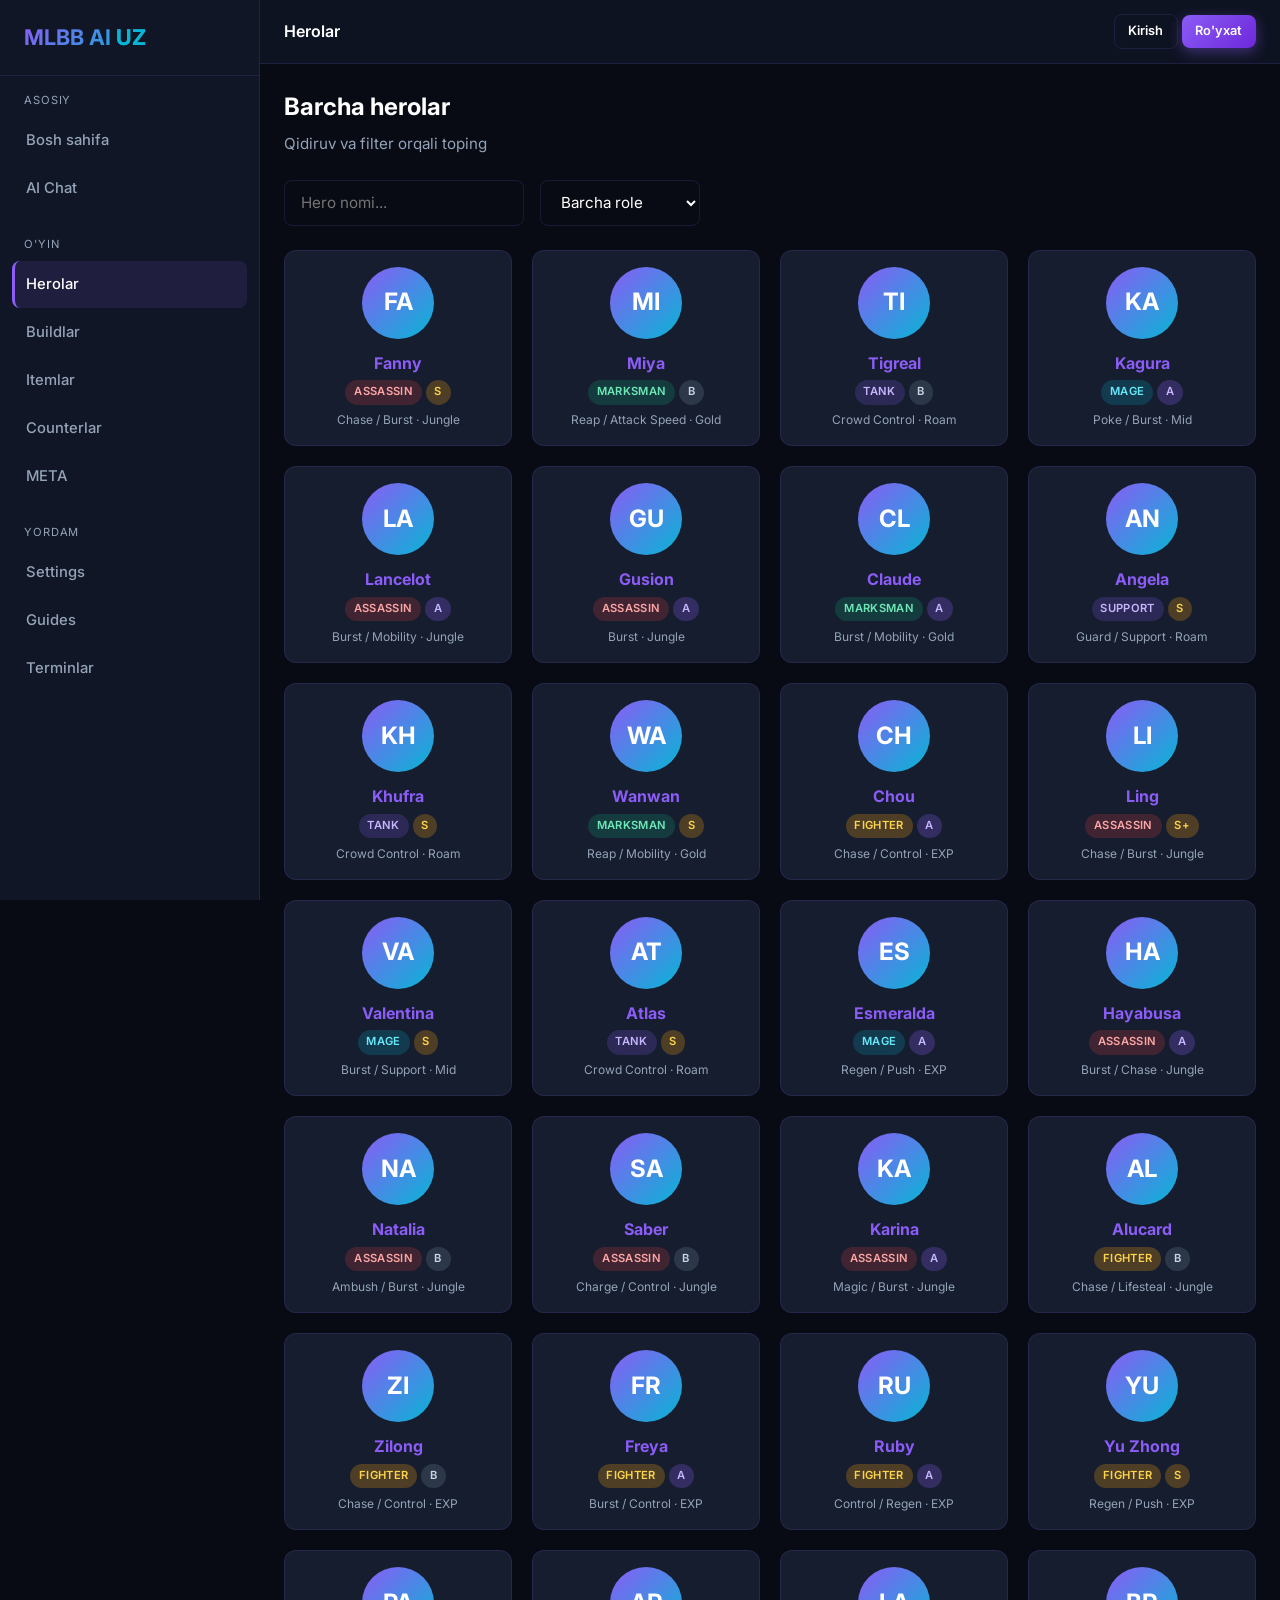
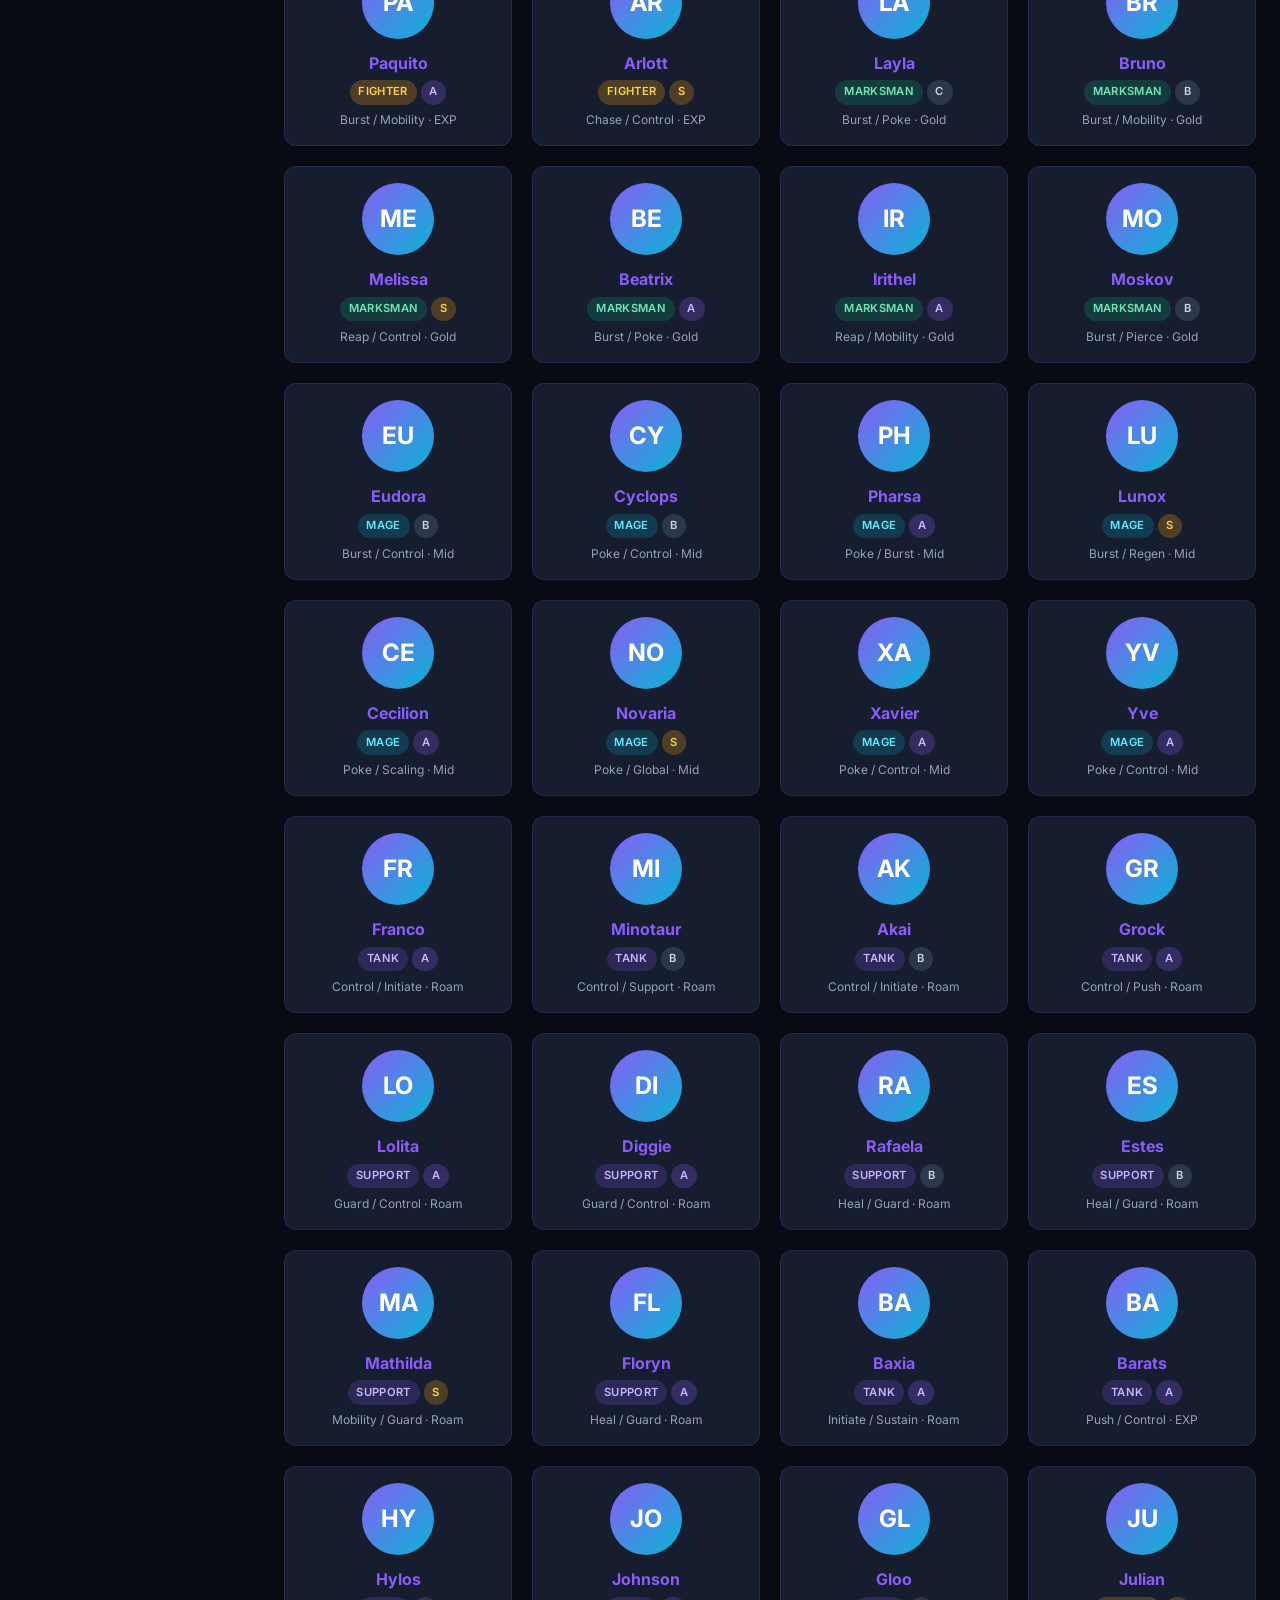
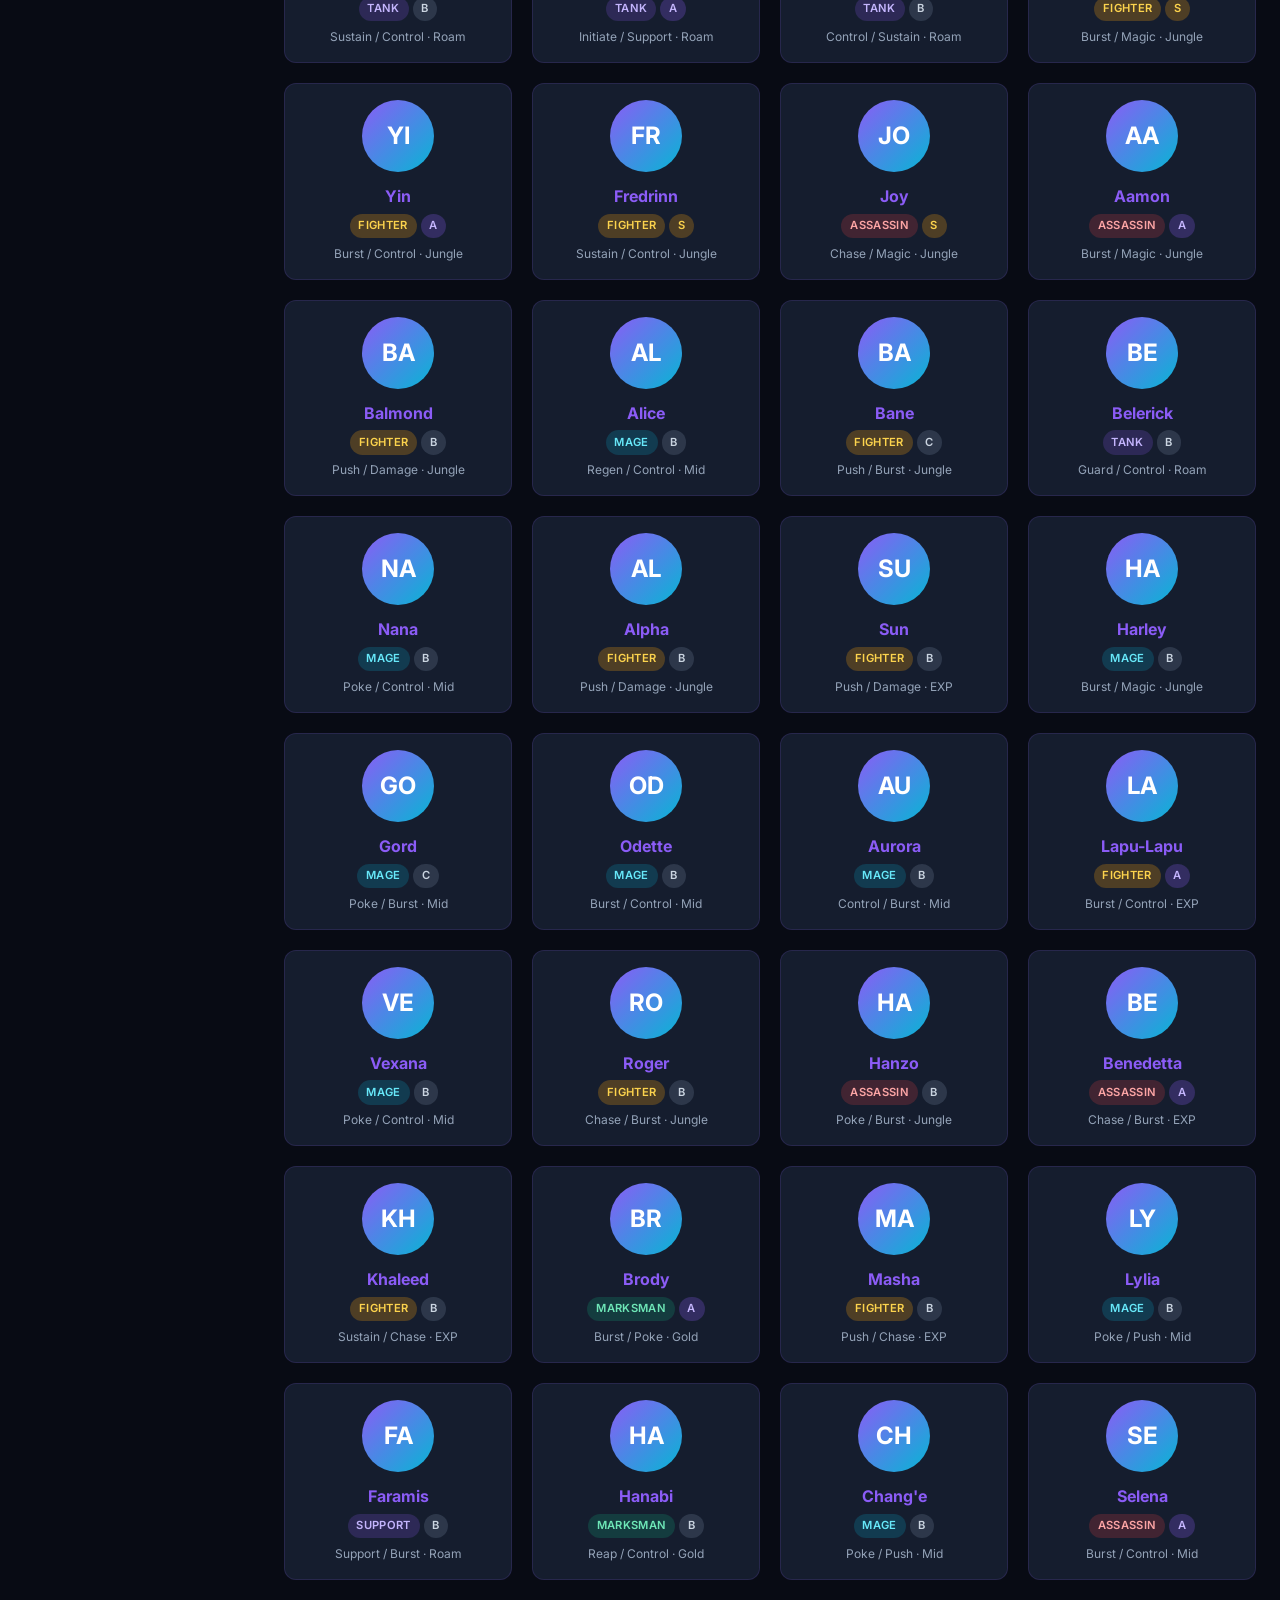
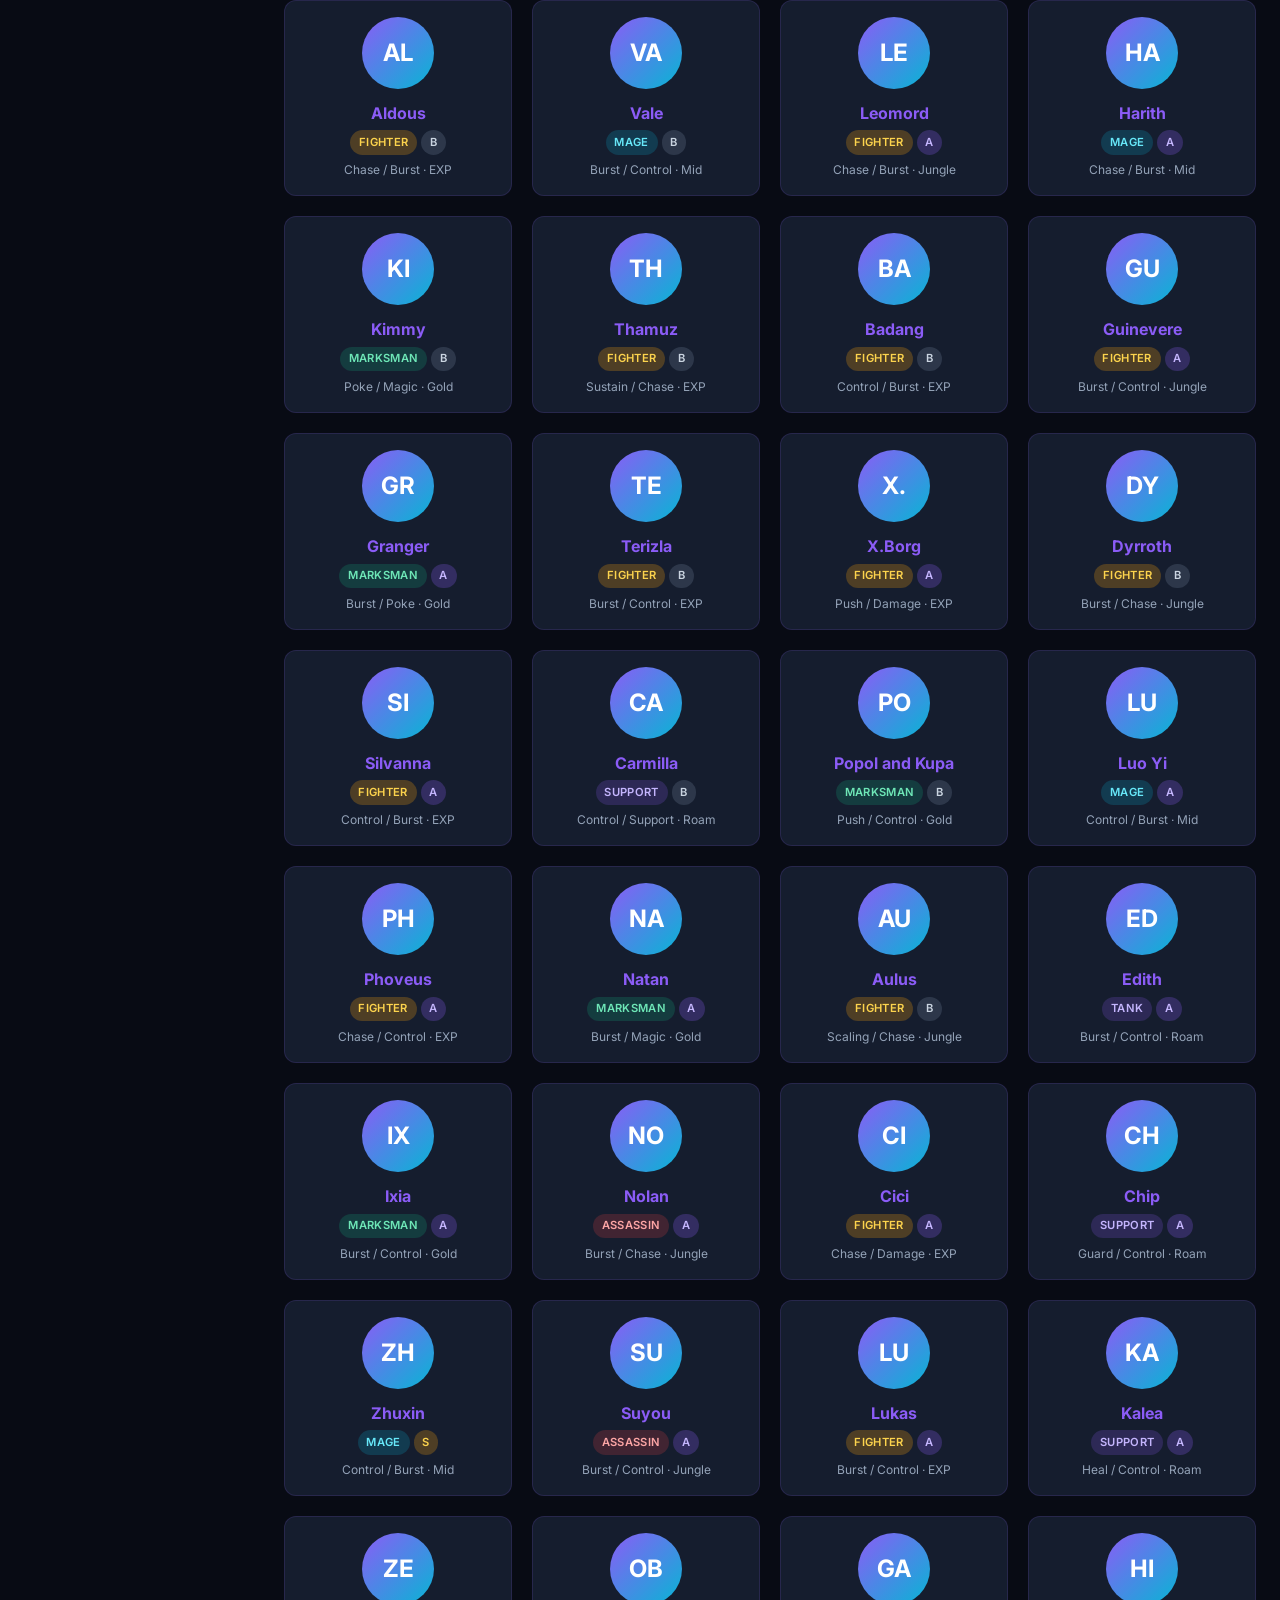
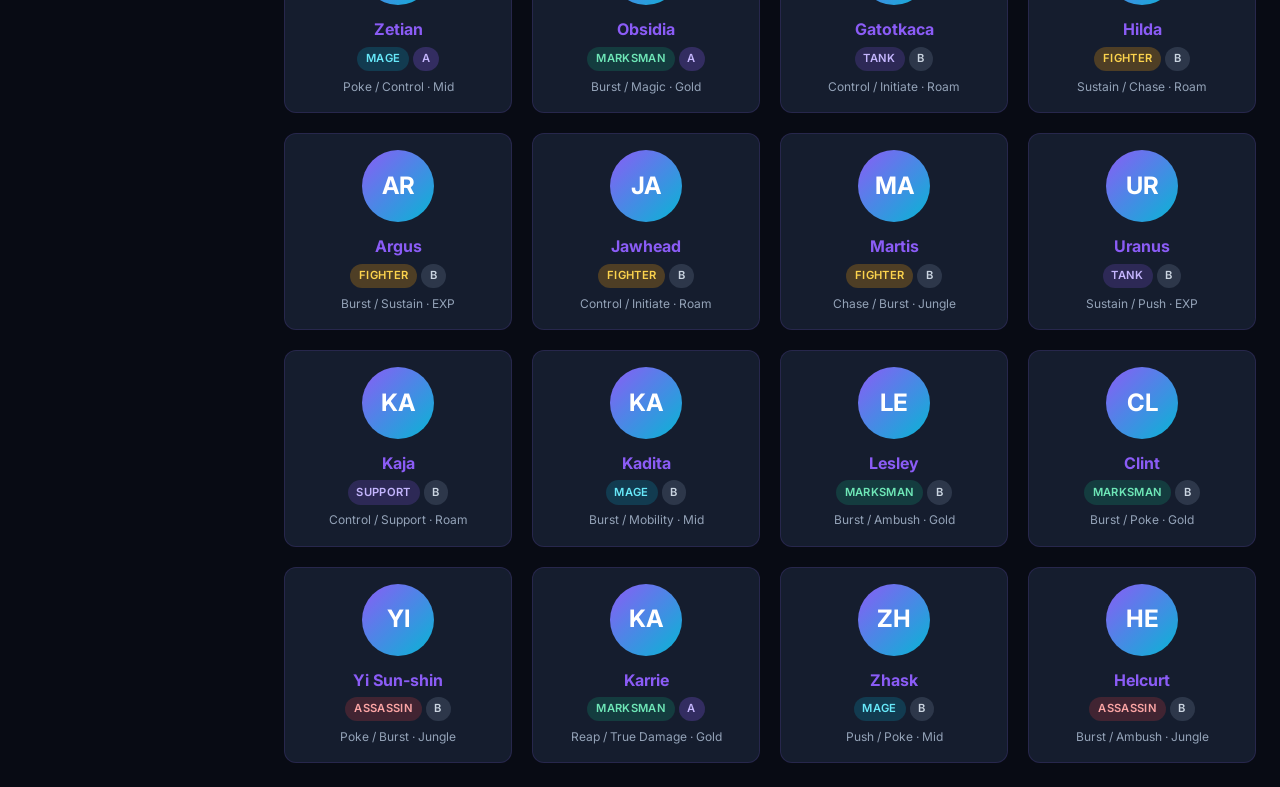
<file: frontend/heroes.html>
<!DOCTYPE html>
<html lang="uz">
<head>
  <meta charset="UTF-8" />
  <meta name="viewport" content="width=device-width, initial-scale=1.0" />
  <title>Herolar — MLBB AI UZ</title>
  <link href="https://fonts.googleapis.com/css2?family=Inter:wght@400;500;600;700;800&display=swap" rel="stylesheet" />
  <link rel="icon" href="assets/icons/favicon.svg" type="image/svg+xml" />
  <link rel="stylesheet" href="css/style.css" />
</head>
<body>
  <div class="sidebar-overlay"></div>
  <div class="app-layout">
    <aside class="sidebar">
      <div class="sidebar-header"><a href="admin.html" class="logo" title="Admin Panel">MLBB AI <span>UZ</span></a></div>
      <nav class="nav">
        <div class="nav-section">
          <div class="nav-label">Asosiy</div>
          <a href="index.html" class="nav-link">Bosh sahifa</a>
          <a href="ai-chat.html" class="nav-link">AI Chat</a>
        </div>
        <div class="nav-section">
          <div class="nav-label">O'yin</div>
          <a href="heroes.html" class="nav-link active">Herolar</a>
          <a href="builds.html" class="nav-link">Buildlar</a>
          <a href="items.html" class="nav-link">Itemlar</a>
          <a href="counters.html" class="nav-link">Counterlar</a>
          <a href="meta.html" class="nav-link">META</a>
        </div>
        <div class="nav-section">
          <div class="nav-label">Yordam</div>
          <a href="settings.html" class="nav-link">Settings</a>
          <a href="guides.html" class="nav-link">Guides</a>
          <a href="terminology.html" class="nav-link">Terminlar</a>
        </div>
      </nav>
    </aside>
    <div class="main">
      <header class="topbar">
        <button class="menu-toggle"><svg xmlns="http://www.w3.org/2000/svg" width="22" height="22" viewBox="0 0 24 24" fill="none" stroke="currentColor" stroke-width="2"><line x1="3" y1="12" x2="21" y2="12"/><line x1="3" y1="6" x2="21" y2="6"/><line x1="3" y1="18" x2="21" y2="18"/></svg></button>
        <div style="font-weight:600">Herolar</div>
        <div class="topbar-actions"><div class="auth-area"></div></div>
      </header>
      <main class="content">
        <h1 class="section-title">Barcha herolar</h1>
        <p class="section-sub">Qidiruv va filter orqali toping</p>
        <div class="flex gap-2 mb-3" style="flex-wrap:wrap">
          <input class="input" id="search" placeholder="Hero nomi..." style="max-width:240px" />
          <select class="input" id="roleFilter" style="max-width:160px">
            <option value="">Barcha role</option>
            <option>Tank</option><option>Fighter</option><option>Assassin</option>
            <option>Mage</option><option>Marksman</option><option>Support</option>
          </select>
        </div>
        <div class="grid grid-auto" id="list">
          <div class="card skeleton" style="height:140px"></div>
          <div class="card skeleton" style="height:140px"></div>
          <div class="card skeleton" style="height:140px"></div>
        </div>
      </main>
    </div>
  </div>
  <script src="js/admin-store.js"></script>
  <script src="js/data.js"></script>
  <script src="js/api.js"></script>
  <script src="js/main.js"></script>
  <script>
    async function load() {
      const q = document.getElementById('search').value;
      const role = document.getElementById('roleFilter').value;
      try {
        const { heroes } = await apiClient.getHeroes({ q, role });
        document.getElementById('list').innerHTML = heroes.map(h => `
          <a href="hero-details.html?id=${h.id}" class="card hero-card">
            <div class="avatar">${h.name.slice(0,2).toUpperCase()}</div>
            <h3>${escapeHtml(h.name)}</h3>
            <div class="meta">${roleBadge(h.role)} ${h.tier ? tierBadge(h.tier) : ''}</div>
            <div class="text-muted" style="font-size:0.75rem;margin-top:0.35rem">${h.specialty || ''} · ${h.lane || ''}</div>
          </a>
        `).join('') || '<p class="text-muted">Hech narsa topilmadi</p>';
      } catch (e) {
        document.getElementById('list').innerHTML = '<p class="text-muted">Xatolik: ' + e.message + '</p>';
      }
    }
    document.getElementById('search').addEventListener('input', () => { clearTimeout(window._t); window._t = setTimeout(load, 300); });
    document.getElementById('roleFilter').addEventListener('change', load);
    const params = new URLSearchParams(location.search);
    if (params.get('q')) document.getElementById('search').value = params.get('q');
    load();
  </script>
</body>
</html>
</file>
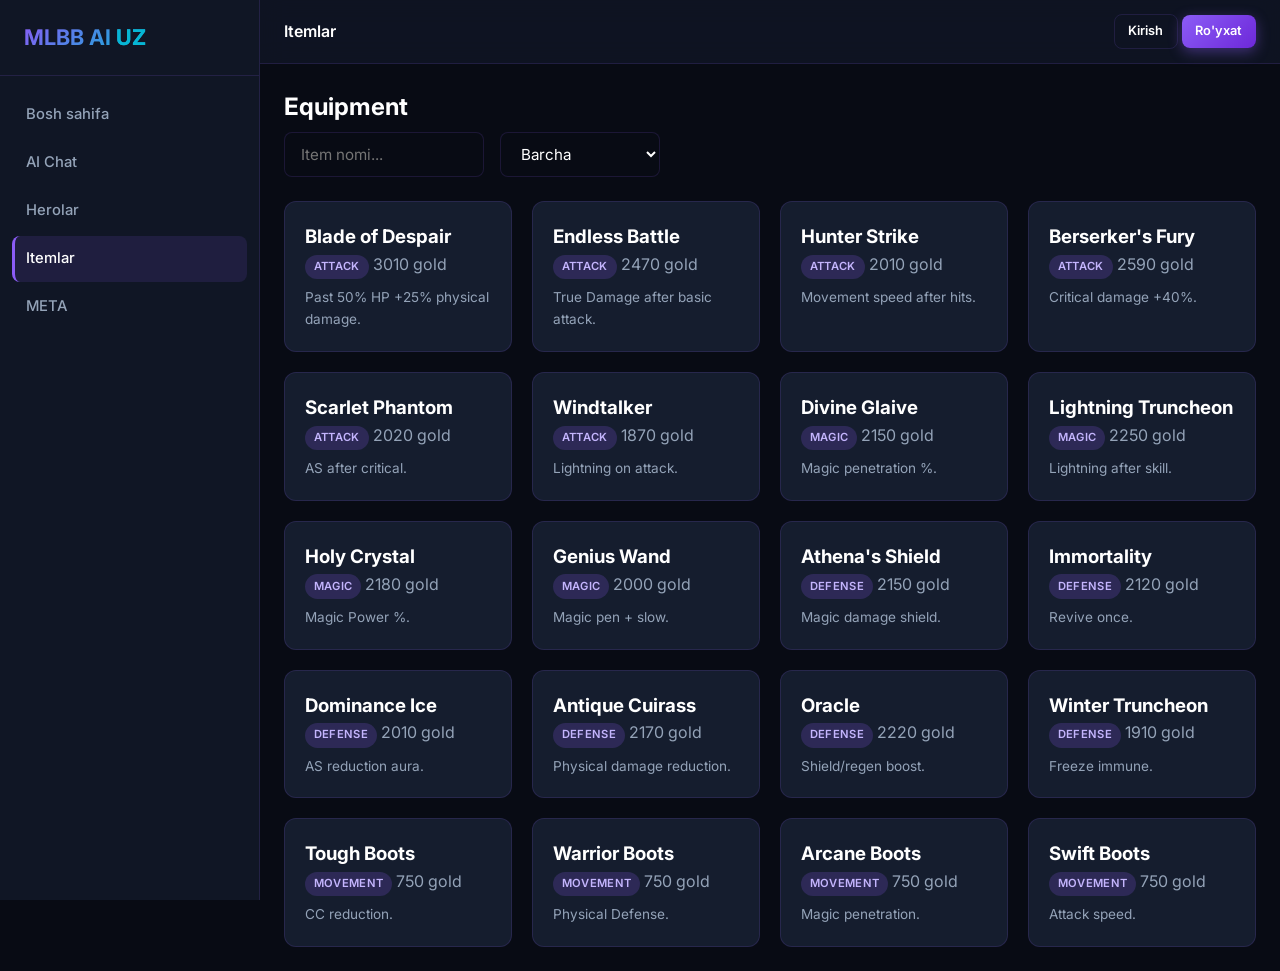
<file: frontend/items.html>
<!DOCTYPE html>
<html lang="uz">
<head>
  <meta charset="UTF-8" />
  <meta name="viewport" content="width=device-width, initial-scale=1.0" />
  <title>Itemlar — MLBB AI UZ</title>
  <link href="https://fonts.googleapis.com/css2?family=Inter:wght@400;500;600;700;800&display=swap" rel="stylesheet" />
  <link rel="icon" href="assets/icons/favicon.svg" type="image/svg+xml" />
  <link rel="stylesheet" href="css/style.css" />
</head>
<body>
  <div class="sidebar-overlay"></div>
  <div class="app-layout">
    <aside class="sidebar">
      <div class="sidebar-header"><a href="admin.html" class="logo" title="Admin Panel">MLBB AI <span>UZ</span></a></div>
      <nav class="nav">
        <a href="index.html" class="nav-link">Bosh sahifa</a>
        <a href="ai-chat.html" class="nav-link">AI Chat</a>
        <a href="heroes.html" class="nav-link">Herolar</a>
        <a href="items.html" class="nav-link active">Itemlar</a>
        <a href="meta.html" class="nav-link">META</a>
      </nav>
    </aside>
    <div class="main">
      <header class="topbar">
        <button class="menu-toggle"><svg xmlns="http://www.w3.org/2000/svg" width="22" height="22" viewBox="0 0 24 24" fill="none" stroke="currentColor" stroke-width="2"><line x1="3" y1="12" x2="21" y2="12"/><line x1="3" y1="6" x2="21" y2="6"/><line x1="3" y1="18" x2="21" y2="18"/></svg></button>
        <div style="font-weight:600">Itemlar</div>
        <div class="topbar-actions"><div class="auth-area"></div></div>
      </header>
      <main class="content">
        <h1 class="section-title">Equipment</h1>
        <div class="flex gap-2 mb-3" style="flex-wrap:wrap">
          <input class="input" id="search" placeholder="Item nomi..." style="max-width:200px" />
          <select class="input" id="cat" style="max-width:160px">
            <option value="">Barcha</option>
            <option>Attack</option><option>Magic</option><option>Defense</option><option>Movement</option>
          </select>
        </div>
        <div class="grid grid-auto" id="list"></div>
      </main>
    </div>
  </div>
  <script src="js/admin-store.js"></script>
  <script src="js/data.js"></script>
  <script src="js/api.js"></script>
  <script src="js/main.js"></script>
  <script>
    async function load() {
      try {
        const { items } = await apiClient.getItems({ q: document.getElementById('search').value, category: document.getElementById('cat').value });
        document.getElementById('list').innerHTML = items.map(i => `
          <div class="card">
            <h3>${escapeHtml(i.name)}</h3>
            <div class="meta mb-1"><span class="badge badge-primary">${i.category}</span> <span class="text-muted">${i.price} gold</span></div>
            <p class="text-muted" style="font-size:0.85rem">${escapeHtml(i.passive || i.description || '')}</p>
          </div>
        `).join('') || '<p class="text-muted">Topilmadi</p>';
      } catch (e) {
        document.getElementById('list').innerHTML = '<p>' + e.message + '</p>';
      }
    }
    document.getElementById('search').addEventListener('input', () => { clearTimeout(window._t); window._t = setTimeout(load, 300); });
    document.getElementById('cat').addEventListener('change', load);
    load();
  </script>
</body>
</html>
</file>
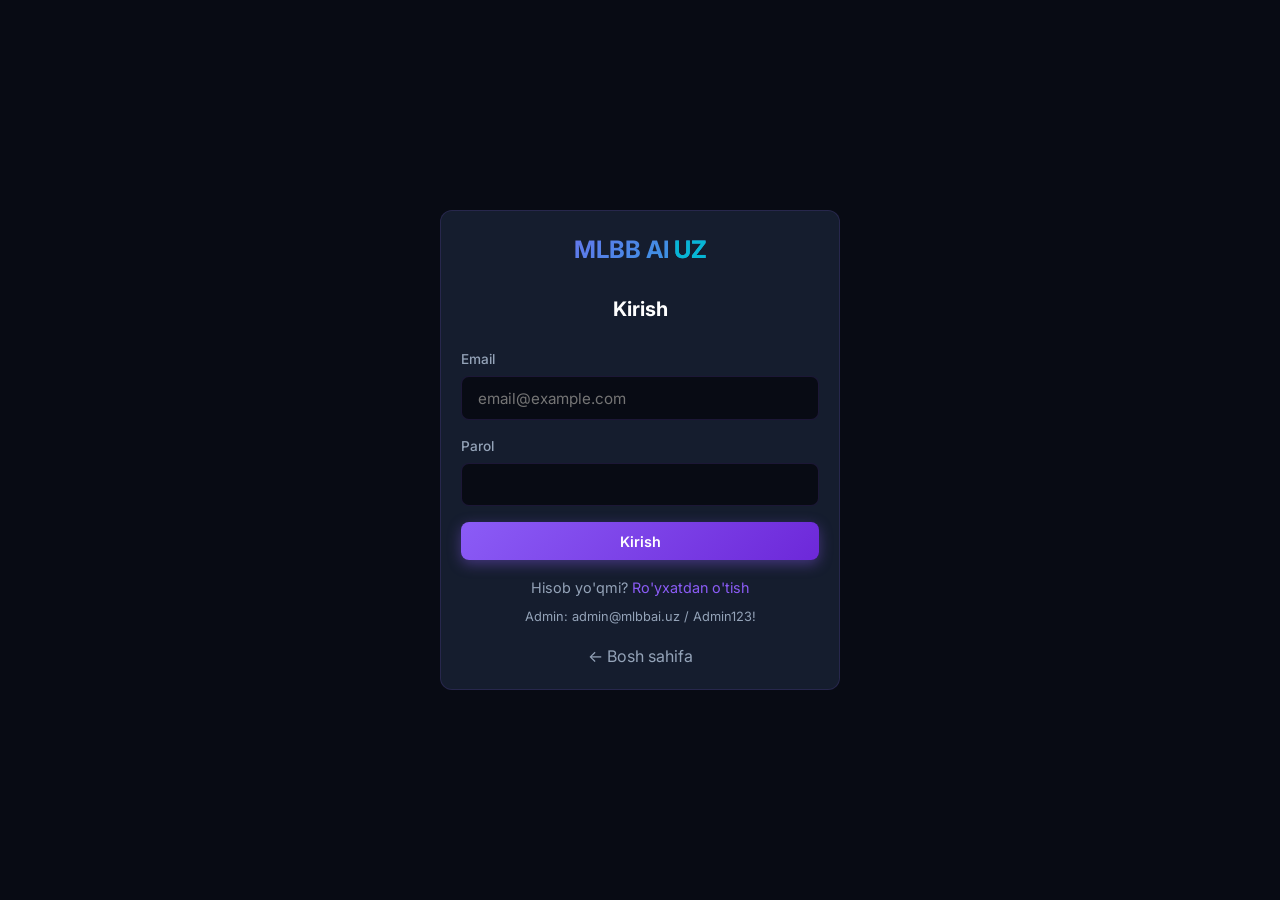
<file: frontend/login.html>
<!DOCTYPE html>
<html lang="uz">
<head>
  <meta charset="UTF-8" />
  <meta name="viewport" content="width=device-width, initial-scale=1.0" />
  <title>Kirish — MLBB AI UZ</title>
  <link href="https://fonts.googleapis.com/css2?family=Inter:wght@400;500;600;700;800&display=swap" rel="stylesheet" />
  <link rel="icon" href="assets/icons/favicon.svg" type="image/svg+xml" />
  <link rel="stylesheet" href="css/style.css" />
</head>
<body>
  <div style="min-height:100vh;display:flex;align-items:center;justify-content:center;padding:1.5rem">
    <div class="card" style="width:100%;max-width:400px">
      <div class="logo" style="text-align:center;margin-bottom:1.5rem;font-size:1.5rem">MLBB AI <span>UZ</span></div>
      <h1 style="text-align:center;margin-bottom:1.5rem;font-size:1.25rem">Kirish</h1>
      <form id="form">
        <div class="mb-2">
          <label class="label">Email</label>
          <input class="input" type="email" id="email" required placeholder="email@example.com" />
        </div>
        <div class="mb-2">
          <label class="label">Parol</label>
          <input class="input" type="password" id="password" required minlength="6" />
        </div>
        <button class="btn btn-primary w-full" type="submit">Kirish</button>
      </form>
      <p class="text-muted mt-2" style="text-align:center;font-size:0.9rem">
        Hisob yo'qmi? <a href="register.html">Ro'yxatdan o'tish</a>
      </p>
      <p class="text-muted mt-1" style="text-align:center;font-size:0.8rem">
        Admin: admin@mlbbai.uz / Admin123!
      </p>
      <p style="text-align:center;margin-top:1rem"><a href="index.html" class="text-muted">← Bosh sahifa</a></p>
    </div>
  </div>
  <script src="js/admin-store.js"></script>
  <script src="js/data.js"></script>
  <script src="js/api.js"></script>
  <script src="js/main.js"></script>
  <script>
    document.getElementById('form').addEventListener('submit', async e => {
      e.preventDefault();
      try {
        const data = await apiClient.login({
          email: document.getElementById('email').value,
          password: document.getElementById('password').value
        });
        setAuth(data.token, data.user);
        toast('Xush kelibsiz, ' + data.user.username);
        location.href = 'index.html';
      } catch (err) {
        toast(err.message);
      }
    });
  </script>
</body>
</html>
</file>
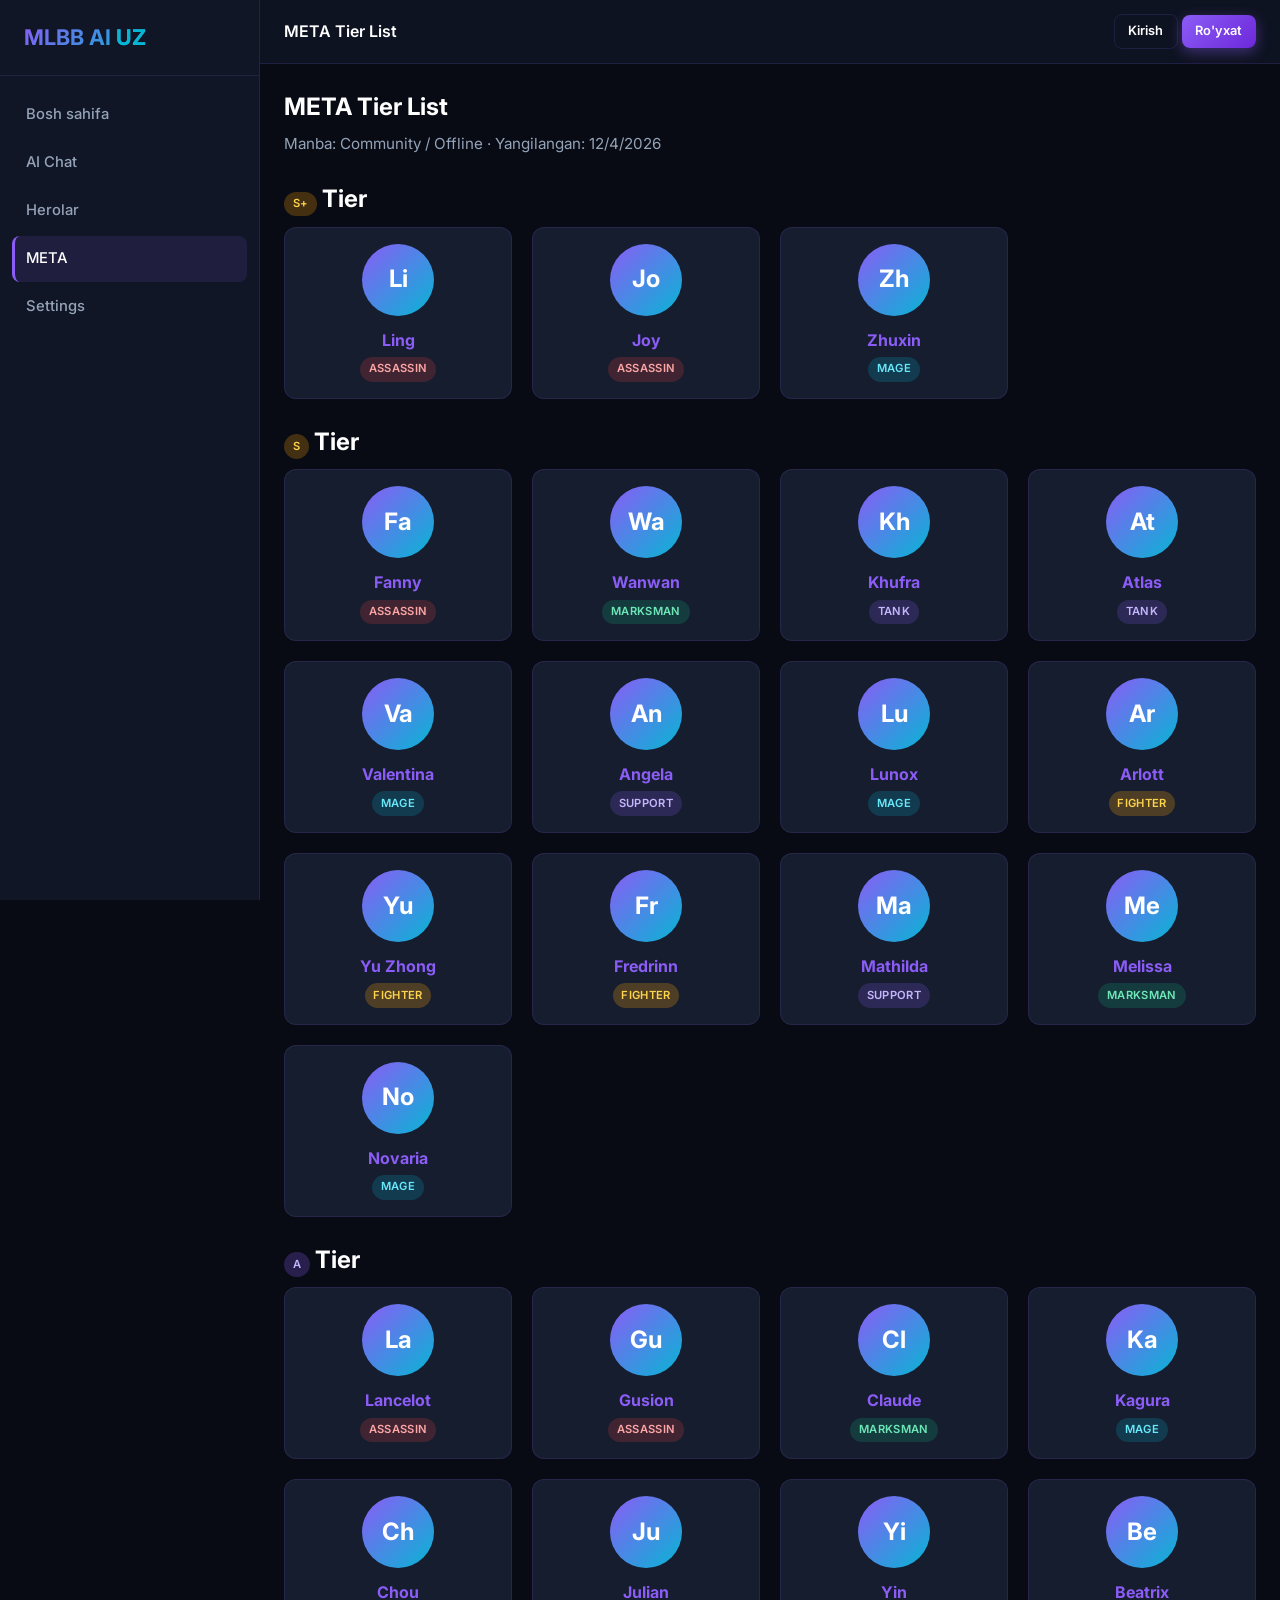
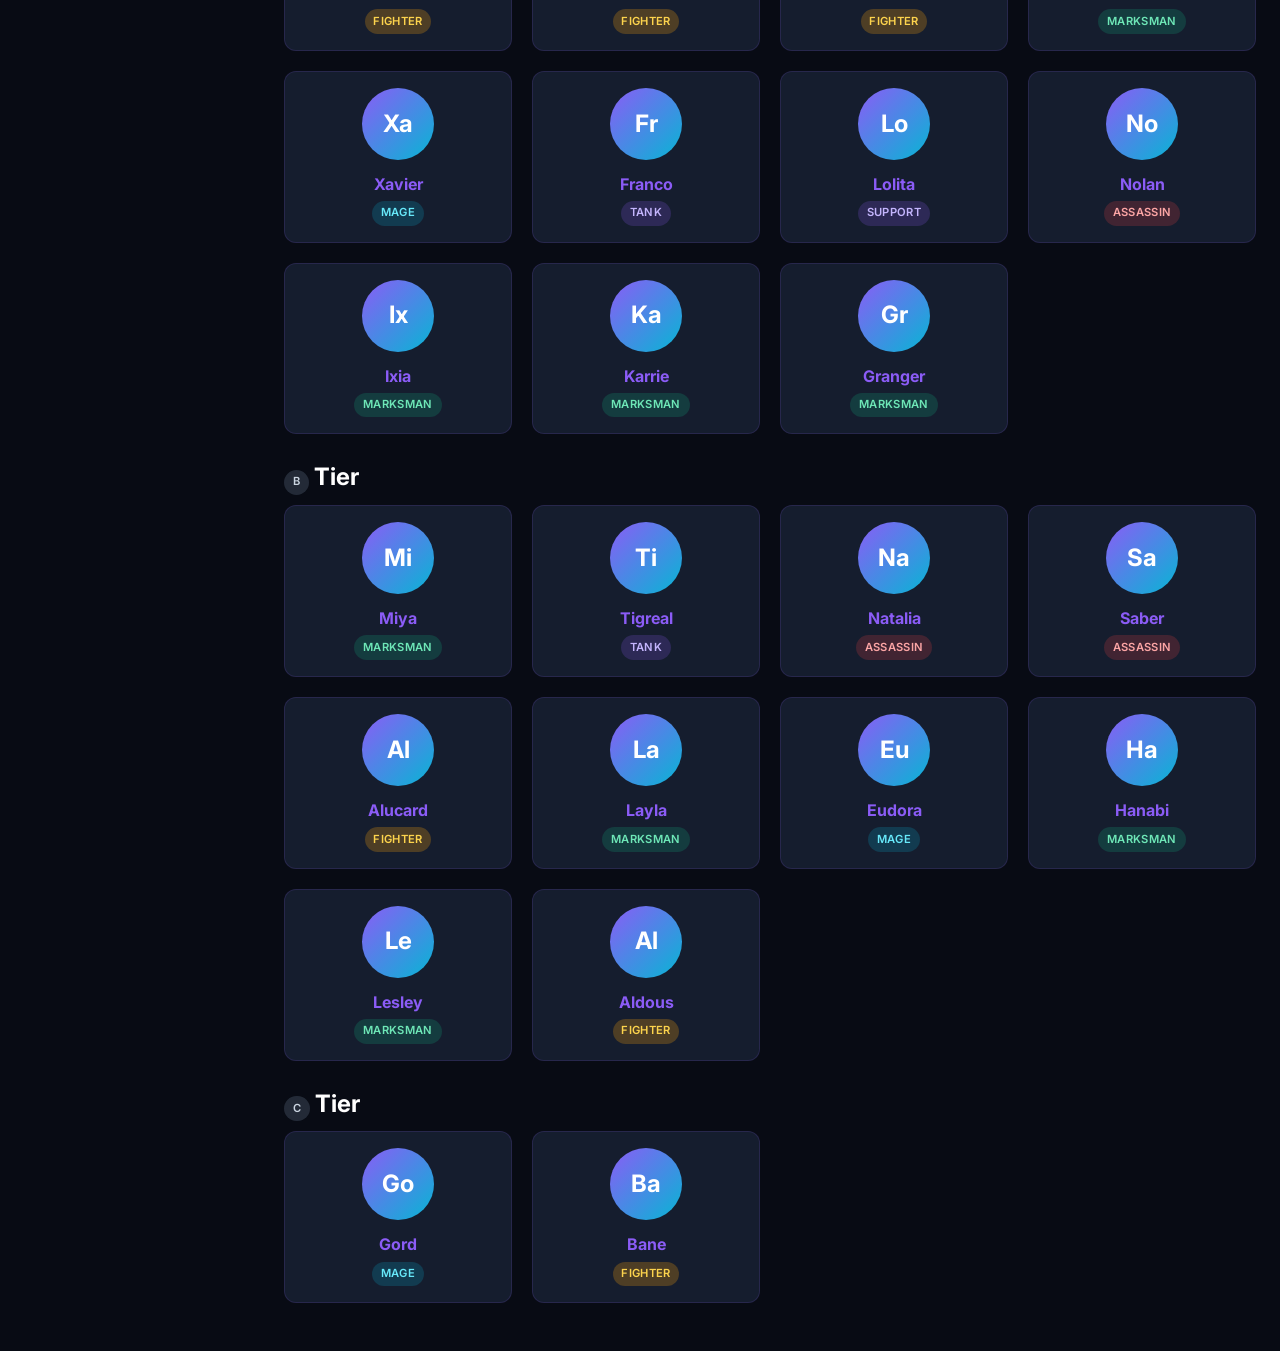
<file: frontend/meta.html>
<!DOCTYPE html>
<html lang="uz">
<head>
  <meta charset="UTF-8" />
  <meta name="viewport" content="width=device-width, initial-scale=1.0" />
  <title>META — MLBB AI UZ</title>
  <link href="https://fonts.googleapis.com/css2?family=Inter:wght@400;500;600;700;800&display=swap" rel="stylesheet" />
  <link rel="icon" href="assets/icons/favicon.svg" type="image/svg+xml" />
  <link rel="stylesheet" href="css/style.css" />
</head>
<body>
  <div class="sidebar-overlay"></div>
  <div class="app-layout">
    <aside class="sidebar">
      <div class="sidebar-header"><a href="admin.html" class="logo" title="Admin Panel">MLBB AI <span>UZ</span></a></div>
      <nav class="nav">
        <a href="index.html" class="nav-link">Bosh sahifa</a>
        <a href="ai-chat.html" class="nav-link">AI Chat</a>
        <a href="heroes.html" class="nav-link">Herolar</a>
        <a href="meta.html" class="nav-link active">META</a>
        <a href="settings.html" class="nav-link">Settings</a>
      </nav>
    </aside>
    <div class="main">
      <header class="topbar">
        <button class="menu-toggle"><svg xmlns="http://www.w3.org/2000/svg" width="22" height="22" viewBox="0 0 24 24" fill="none" stroke="currentColor" stroke-width="2"><line x1="3" y1="12" x2="21" y2="12"/><line x1="3" y1="6" x2="21" y2="6"/><line x1="3" y1="18" x2="21" y2="18"/></svg></button>
        <div style="font-weight:600">META Tier List</div>
        <div class="topbar-actions"><div class="auth-area"></div></div>
      </header>
      <main class="content">
        <h1 class="section-title">META Tier List</h1>
        <p class="section-sub" id="metaNote">Community / AI Recommendation asosida. Rasmiy win-rate API emas.</p>
        <div id="tiers"></div>
      </main>
    </div>
  </div>
  <script src="js/admin-store.js"></script>
  <script src="js/data.js"></script>
  <script src="js/api.js"></script>
  <script src="js/main.js"></script>
  <script>
    async function load() {
      try {
        const data = await apiClient.getMeta();
        document.getElementById('metaNote').textContent = 'Manba: ' + (data.dataSource || 'Community') + (data.lastUpdated ? ' · Yangilangan: ' + new Date(data.lastUpdated).toLocaleDateString() : '');
        const order = ['S+', 'S', 'A', 'B', 'C'];
        document.getElementById('tiers').innerHTML = order.map(t => {
          const list = data.tiers[t] || [];
          if (!list.length) return '';
          return `<div class="mb-3"><h2 class="mb-1">${tierBadge(t)} Tier</h2>
            <div class="grid grid-auto">${list.map(m => `
              <a href="hero-details.html?id=${m.hero.id}" class="card hero-card">
                <div class="avatar">${m.hero.name.slice(0,2)}</div>
                <h3>${escapeHtml(m.hero.name)}</h3>
                <div class="meta">${roleBadge(m.hero.role)}</div>
                ${m.winRate ? `<div class="text-muted" style="font-size:0.75rem">WR ${m.winRate}%</div>` : ''}
              </a>`).join('')}</div></div>`;
        }).join('');
      } catch (e) {
        document.getElementById('tiers').innerHTML = '<p class="text-muted">' + e.message + '</p>';
      }
    }
    load();
  </script>
</body>
</html>
</file>
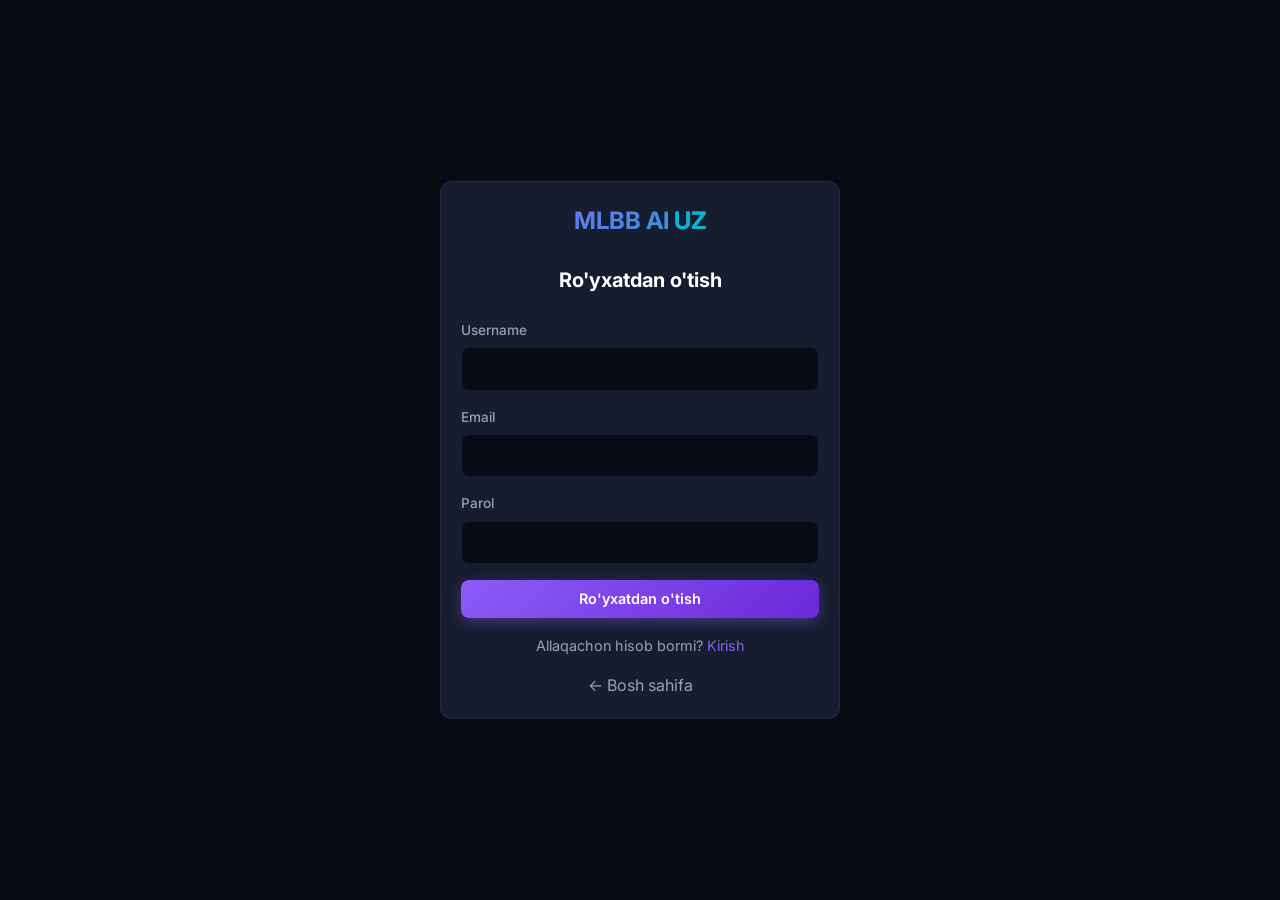
<file: frontend/register.html>
<!DOCTYPE html>
<html lang="uz">
<head>
  <meta charset="UTF-8" />
  <meta name="viewport" content="width=device-width, initial-scale=1.0" />
  <title>Ro'yxat — MLBB AI UZ</title>
  <link href="https://fonts.googleapis.com/css2?family=Inter:wght@400;500;600;700;800&display=swap" rel="stylesheet" />
  <link rel="icon" href="assets/icons/favicon.svg" type="image/svg+xml" />
  <link rel="stylesheet" href="css/style.css" />
</head>
<body>
  <div style="min-height:100vh;display:flex;align-items:center;justify-content:center;padding:1.5rem">
    <div class="card" style="width:100%;max-width:400px">
      <div class="logo" style="text-align:center;margin-bottom:1.5rem;font-size:1.5rem">MLBB AI <span>UZ</span></div>
      <h1 style="text-align:center;margin-bottom:1.5rem;font-size:1.25rem">Ro'yxatdan o'tish</h1>
      <form id="form">
        <div class="mb-2">
          <label class="label">Username</label>
          <input class="input" id="username" required minlength="3" />
        </div>
        <div class="mb-2">
          <label class="label">Email</label>
          <input class="input" type="email" id="email" required />
        </div>
        <div class="mb-2">
          <label class="label">Parol</label>
          <input class="input" type="password" id="password" required minlength="6" />
        </div>
        <button class="btn btn-primary w-full" type="submit">Ro'yxatdan o'tish</button>
      </form>
      <p class="text-muted mt-2" style="text-align:center;font-size:0.9rem">
        Allaqachon hisob bormi? <a href="login.html">Kirish</a>
      </p>
      <p style="text-align:center;margin-top:1rem"><a href="index.html" class="text-muted">← Bosh sahifa</a></p>
    </div>
  </div>
  <script src="js/admin-store.js"></script>
  <script src="js/data.js"></script>
  <script src="js/api.js"></script>
  <script src="js/main.js"></script>
  <script>
    document.getElementById('form').addEventListener('submit', async e => {
      e.preventDefault();
      try {
        const data = await apiClient.register({
          username: document.getElementById('username').value,
          email: document.getElementById('email').value,
          password: document.getElementById('password').value
        });
        setAuth(data.token, data.user);
        toast('Muvaffaqiyatli!');
        location.href = 'index.html';
      } catch (err) {
        toast(err.message);
      }
    });
  </script>
</body>
</html>
</file>
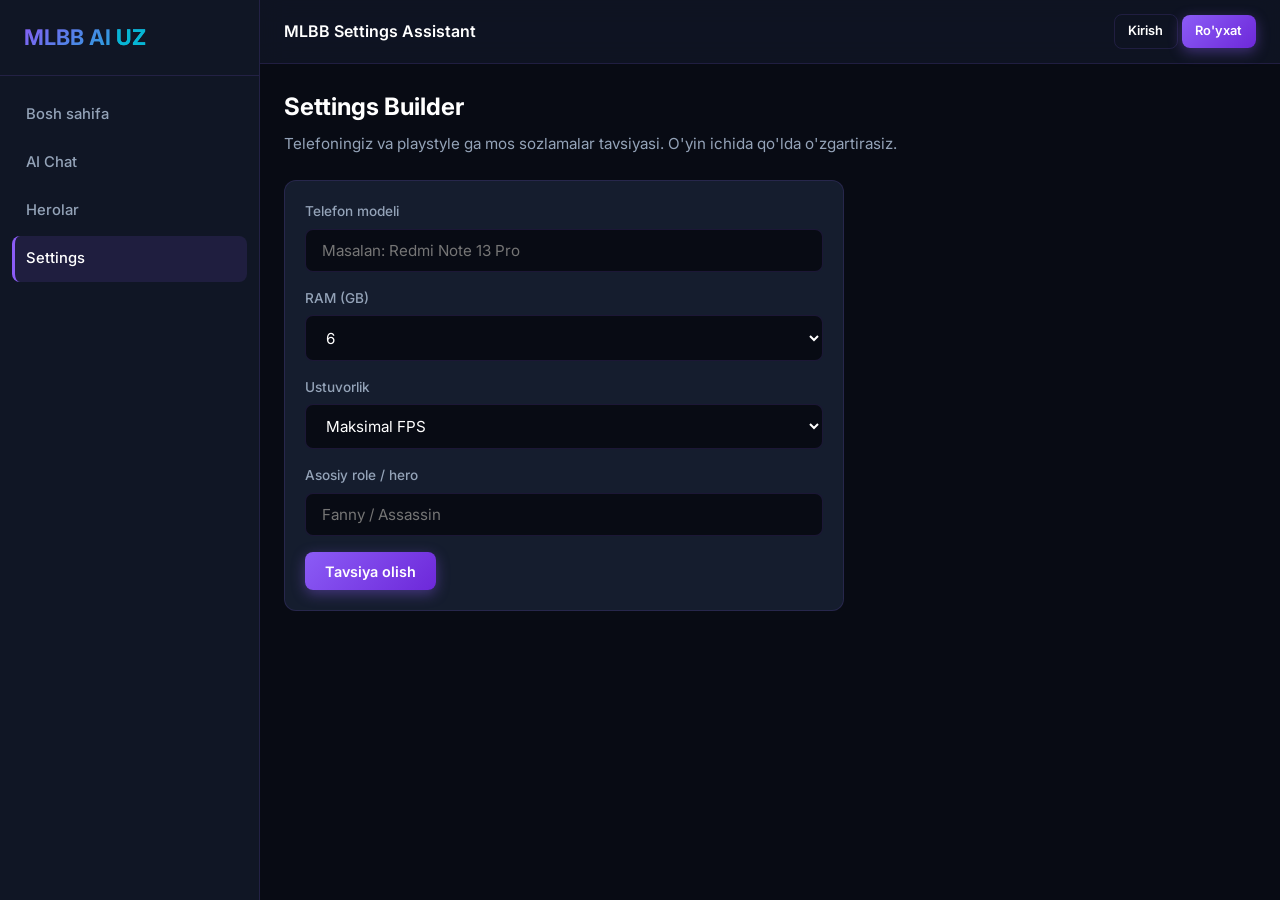
<file: frontend/settings.html>
<!DOCTYPE html>
<html lang="uz">
<head>
  <meta charset="UTF-8" />
  <meta name="viewport" content="width=device-width, initial-scale=1.0" />
  <title>Settings — MLBB AI UZ</title>
  <link href="https://fonts.googleapis.com/css2?family=Inter:wght@400;500;600;700;800&display=swap" rel="stylesheet" />
  <link rel="icon" href="assets/icons/favicon.svg" type="image/svg+xml" />
  <link rel="stylesheet" href="css/style.css" />
</head>
<body>
  <div class="sidebar-overlay"></div>
  <div class="app-layout">
    <aside class="sidebar">
      <div class="sidebar-header"><a href="admin.html" class="logo" title="Admin Panel">MLBB AI <span>UZ</span></a></div>
      <nav class="nav">
        <a href="index.html" class="nav-link">Bosh sahifa</a>
        <a href="ai-chat.html" class="nav-link">AI Chat</a>
        <a href="heroes.html" class="nav-link">Herolar</a>
        <a href="settings.html" class="nav-link active">Settings</a>
      </nav>
    </aside>
    <div class="main">
      <header class="topbar">
        <button class="menu-toggle"><svg xmlns="http://www.w3.org/2000/svg" width="22" height="22" viewBox="0 0 24 24" fill="none" stroke="currentColor" stroke-width="2"><line x1="3" y1="12" x2="21" y2="12"/><line x1="3" y1="6" x2="21" y2="6"/><line x1="3" y1="18" x2="21" y2="18"/></svg></button>
        <div style="font-weight:600">MLBB Settings Assistant</div>
        <div class="topbar-actions"><div class="auth-area"></div></div>
      </header>
      <main class="content">
        <h1 class="section-title">Settings Builder</h1>
        <p class="section-sub">Telefoningiz va playstyle ga mos sozlamalar tavsiyasi. O'yin ichida qo'lda o'zgartirasiz.</p>
        <div class="card mb-3" style="max-width:560px">
          <div class="mb-2">
            <label class="label">Telefon modeli</label>
            <input class="input" id="phone" placeholder="Masalan: Redmi Note 13 Pro" />
          </div>
          <div class="mb-2">
            <label class="label">RAM (GB)</label>
            <select class="input" id="ram">
              <option value="3">3</option><option value="4">4</option><option value="6" selected>6</option>
              <option value="8">8</option><option value="12">12+</option>
            </select>
          </div>
          <div class="mb-2">
            <label class="label">Ustuvorlik</label>
            <select class="input" id="priority">
              <option value="fps">Maksimal FPS</option>
              <option value="balanced">Muvozanat</option>
              <option value="graphics">Yuqori grafika</option>
            </select>
          </div>
          <div class="mb-2">
            <label class="label">Asosiy role / hero</label>
            <input class="input" id="hero" placeholder="Fanny / Assassin" />
          </div>
          <button class="btn btn-primary" id="recommendBtn">Tavsiya olish</button>
        </div>
        <div id="result"></div>
      </main>
    </div>
  </div>
  <script src="js/admin-store.js"></script>
  <script src="js/data.js"></script>
  <script src="js/api.js"></script>
  <script src="js/main.js"></script>
  <script>
    document.getElementById('recommendBtn').addEventListener('click', async () => {
      const body = {
        phoneModel: document.getElementById('phone').value,
        ram: document.getElementById('ram').value,
        priority: document.getElementById('priority').value,
        mainHero: document.getElementById('hero').value
      };
      try {
        const r = await apiClient.recommendSettings(body);
        document.getElementById('result').innerHTML = `
          <div class="card">
            <h2 class="mb-2">Tavsiya etilgan sozlamalar</h2>
            <h3 class="mb-1 text-primary">Graphics</h3>
            <ul style="list-style:none;margin-bottom:1rem">
              ${Object.entries(r.graphics).map(([k,v]) => `<li class="mb-1"><span class="text-muted">${k}:</span> <strong>${v}</strong></li>`).join('')}
            </ul>
            <h3 class="mb-1 text-accent">Control</h3>
            <ul style="list-style:none;margin-bottom:1rem">
              ${Object.entries(r.control).map(([k,v]) => `<li class="mb-1"><span class="text-muted">${k}:</span> <strong>${v}</strong></li>`).join('')}
            </ul>
            <h3 class="mb-1">Maslahatlar</h3>
            <ul>${r.tips.map(t => `<li class="mb-1 text-muted">${escapeHtml(t)}</li>`).join('')}</ul>
            <p class="mt-2 text-muted" style="font-size:0.85rem">${escapeHtml(r.note)}</p>
          </div>
        `;
      } catch (e) {
        toast(e.message);
      }
    });
  </script>
</body>
</html>
</file>
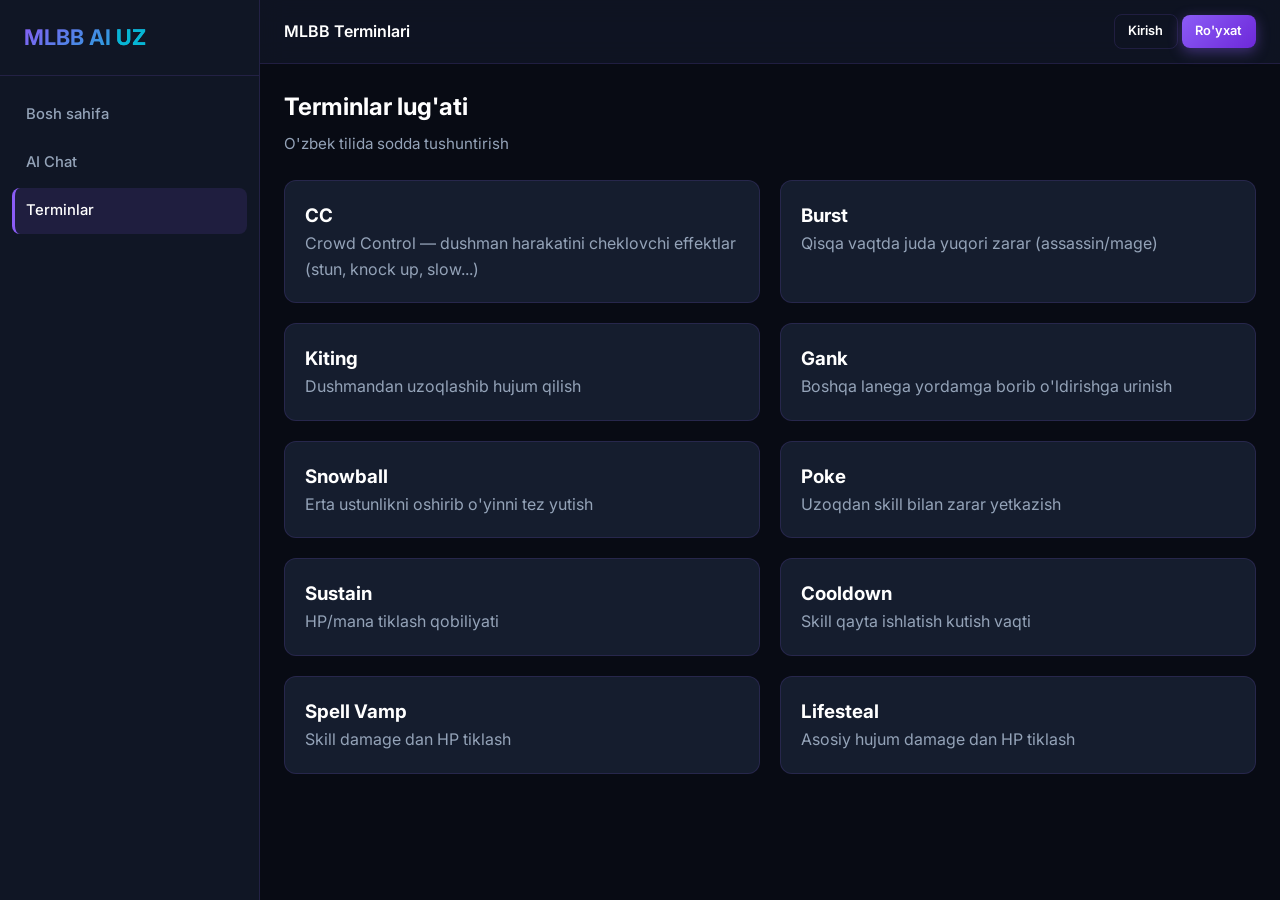
<file: frontend/terminology.html>
<!DOCTYPE html>
<html lang="uz">
<head>
  <meta charset="UTF-8" />
  <meta name="viewport" content="width=device-width, initial-scale=1.0" />
  <title>Terminlar — MLBB AI UZ</title>
  <link href="https://fonts.googleapis.com/css2?family=Inter:wght@400;500;600;700;800&display=swap" rel="stylesheet" />
  <link rel="icon" href="assets/icons/favicon.svg" type="image/svg+xml" />
  <link rel="stylesheet" href="css/style.css" />
</head>
<body>
  <div class="sidebar-overlay"></div>
  <div class="app-layout">
    <aside class="sidebar">
      <div class="sidebar-header"><a href="admin.html" class="logo" title="Admin Panel">MLBB AI <span>UZ</span></a></div>
      <nav class="nav">
        <a href="index.html" class="nav-link">Bosh sahifa</a>
        <a href="ai-chat.html" class="nav-link">AI Chat</a>
        <a href="terminology.html" class="nav-link active">Terminlar</a>
      </nav>
    </aside>
    <div class="main">
      <header class="topbar">
        <button class="menu-toggle"><svg xmlns="http://www.w3.org/2000/svg" width="22" height="22" viewBox="0 0 24 24" fill="none" stroke="currentColor" stroke-width="2"><line x1="3" y1="12" x2="21" y2="12"/><line x1="3" y1="6" x2="21" y2="6"/><line x1="3" y1="18" x2="21" y2="18"/></svg></button>
        <div style="font-weight:600">MLBB Terminlari</div>
        <div class="topbar-actions"><div class="auth-area"></div></div>
      </header>
      <main class="content">
        <h1 class="section-title">Terminlar lug'ati</h1>
        <p class="section-sub">O'zbek tilida sodda tushuntirish</p>
        <div class="grid grid-2" id="list">
          <div class="card"><h3>CC</h3><p class="text-muted">Crowd Control — dushman harakatini cheklovchi effektlar (stun, knock up, slow...)</p></div>
          <div class="card"><h3>Burst</h3><p class="text-muted">Qisqa vaqtda juda yuqori zarar (assassin/mage)</p></div>
          <div class="card"><h3>Kiting</h3><p class="text-muted">Dushmandan uzoqlashib hujum qilish</p></div>
          <div class="card"><h3>Gank</h3><p class="text-muted">Boshqa lanega yordamga borib o'ldirishga urinish</p></div>
          <div class="card"><h3>Snowball</h3><p class="text-muted">Erta ustunlikni oshirib o'yinni tez yutish</p></div>
          <div class="card"><h3>Poke</h3><p class="text-muted">Uzoqdan skill bilan zarar yetkazish</p></div>
          <div class="card"><h3>Sustain</h3><p class="text-muted">HP/mana tiklash qobiliyati</p></div>
          <div class="card"><h3>Cooldown</h3><p class="text-muted">Skill qayta ishlatish kutish vaqti</p></div>
          <div class="card"><h3>Spell Vamp</h3><p class="text-muted">Skill damage dan HP tiklash</p></div>
          <div class="card"><h3>Lifesteal</h3><p class="text-muted">Asosiy hujum damage dan HP tiklash</p></div>
        </div>
      </main>
    </div>
  </div>
  <script src="js/admin-store.js"></script>
  <script src="js/data.js"></script>
  <script src="js/api.js"></script>
  <script src="js/main.js"></script>
</body>
</html>
</file>
<file: frontend/css/style.css>
:root {
  --bg: #080B14;
  --bg-secondary: #101625;
  --card: #151D2E;
  --card-hover: #1a2438;
  --primary: #8B5CF6;
  --primary-hover: #7C3AED;
  --accent: #06B6D4;
  --text: #FFFFFF;
  --muted: #94A3B8;
  --border: rgba(139, 92, 246, 0.15);
  --success: #10B981;
  --danger: #EF4444;
  --warning: #F59E0B;
  --radius: 12px;
  --radius-sm: 8px;
  --shadow: 0 4px 24px rgba(0,0,0,0.4);
  --glow: 0 0 20px rgba(139, 92, 246, 0.3);
  --font: 'Inter', system-ui, -apple-system, sans-serif;
}

* { box-sizing: border-box; margin: 0; padding: 0; }

html { scroll-behavior: smooth; }

body {
  font-family: var(--font);
  background: var(--bg);
  color: var(--text);
  line-height: 1.6;
  min-height: 100vh;
  overflow-x: hidden;
}

a { color: var(--primary); text-decoration: none; transition: color 0.2s; }
a:hover { color: var(--accent); }

img { max-width: 100%; display: block; }

/* Layout */
.app-layout {
  display: flex;
  min-height: 100vh;
}

.sidebar {
  width: 260px;
  background: var(--bg-secondary);
  border-right: 1px solid var(--border);
  position: fixed;
  top: 0;
  left: 0;
  bottom: 0;
  z-index: 100;
  display: flex;
  flex-direction: column;
  transition: transform 0.3s ease;
}

.sidebar-header {
  padding: 1.25rem 1.5rem;
  border-bottom: 1px solid var(--border);
  display: flex;
  align-items: center;
  gap: 0.75rem;
}

.logo {
  font-size: 1.35rem;
  font-weight: 700;
  background: linear-gradient(135deg, var(--primary), var(--accent));
  -webkit-background-clip: text;
  -webkit-text-fill-color: transparent;
  background-clip: text;
}

.logo span { color: var(--accent); -webkit-text-fill-color: var(--accent); }

.nav {
  flex: 1;
  padding: 1rem 0.75rem;
  overflow-y: auto;
}

.nav-section {
  margin-bottom: 1.5rem;
}

.nav-label {
  font-size: 0.7rem;
  text-transform: uppercase;
  letter-spacing: 0.08em;
  color: var(--muted);
  padding: 0 0.75rem;
  margin-bottom: 0.5rem;
}

.nav-link {
  display: flex;
  align-items: center;
  gap: 0.75rem;
  padding: 0.7rem 0.85rem;
  border-radius: var(--radius-sm);
  color: var(--muted);
  font-size: 0.925rem;
  font-weight: 500;
  transition: all 0.2s;
  margin-bottom: 2px;
}

.nav-link:hover, .nav-link.active {
  background: rgba(139, 92, 246, 0.12);
  color: var(--text);
}

.nav-link.active {
  border-left: 3px solid var(--primary);
  padding-left: calc(0.85rem - 3px);
}

.nav-link svg { width: 18px; height: 18px; flex-shrink: 0; }

.main {
  flex: 1;
  margin-left: 260px;
  min-height: 100vh;
  display: flex;
  flex-direction: column;
}

.topbar {
  height: 64px;
  background: rgba(16, 22, 37, 0.85);
  backdrop-filter: blur(12px);
  border-bottom: 1px solid var(--border);
  display: flex;
  align-items: center;
  justify-content: space-between;
  padding: 0 1.5rem;
  position: sticky;
  top: 0;
  z-index: 50;
}

.topbar-search {
  flex: 1;
  max-width: 420px;
  position: relative;
}

.topbar-search input {
  width: 100%;
  background: var(--card);
  border: 1px solid var(--border);
  border-radius: 999px;
  padding: 0.55rem 1rem 0.55rem 2.5rem;
  color: var(--text);
  font-size: 0.9rem;
  outline: none;
  transition: border-color 0.2s;
}

.topbar-search input:focus { border-color: var(--primary); }
.topbar-search svg {
  position: absolute;
  left: 0.9rem;
  top: 50%;
  transform: translateY(-50%);
  color: var(--muted);
  width: 16px;
  height: 16px;
}

.topbar-actions {
  display: flex;
  align-items: center;
  gap: 0.75rem;
}

.content {
  flex: 1;
  padding: 1.5rem;
  max-width: 1400px;
  width: 100%;
  margin: 0 auto;
}

/* Cards */
.card {
  background: var(--card);
  border: 1px solid var(--border);
  border-radius: var(--radius);
  padding: 1.25rem;
  transition: all 0.25s;
}

.card:hover {
  background: var(--card-hover);
  border-color: rgba(139, 92, 246, 0.3);
  box-shadow: var(--glow);
}

.card-glass {
  background: rgba(21, 29, 46, 0.7);
  backdrop-filter: blur(16px);
  border: 1px solid var(--border);
}

/* Buttons */
.btn {
  display: inline-flex;
  align-items: center;
  justify-content: center;
  gap: 0.5rem;
  padding: 0.65rem 1.25rem;
  border-radius: var(--radius-sm);
  font-weight: 600;
  font-size: 0.9rem;
  border: none;
  cursor: pointer;
  transition: all 0.2s;
  font-family: inherit;
}

.btn-primary {
  background: linear-gradient(135deg, var(--primary), #6D28D9);
  color: white;
  box-shadow: 0 4px 14px rgba(139, 92, 246, 0.4);
}

.btn-primary:hover {
  transform: translateY(-1px);
  box-shadow: 0 6px 20px rgba(139, 92, 246, 0.5);
}

.btn-secondary {
  background: transparent;
  color: var(--text);
  border: 1px solid var(--border);
}

.btn-secondary:hover {
  border-color: var(--primary);
  background: rgba(139, 92, 246, 0.1);
}

.btn-accent {
  background: linear-gradient(135deg, var(--accent), #0891B2);
  color: white;
}

.btn-sm { padding: 0.4rem 0.85rem; font-size: 0.8rem; }
.btn-lg { padding: 0.85rem 1.75rem; font-size: 1rem; }
.btn-icon { padding: 0.5rem; width: 36px; height: 36px; }

/* Badges */
.badge {
  display: inline-flex;
  align-items: center;
  padding: 0.2rem 0.55rem;
  border-radius: 999px;
  font-size: 0.7rem;
  font-weight: 600;
  text-transform: uppercase;
  letter-spacing: 0.03em;
}

.badge-primary { background: rgba(139, 92, 246, 0.2); color: #C4B5FD; }
.badge-accent { background: rgba(6, 182, 212, 0.2); color: #67E8F9; }
.badge-success { background: rgba(16, 185, 129, 0.2); color: #6EE7B7; }
.badge-danger { background: rgba(239, 68, 68, 0.2); color: #FCA5A5; }
.badge-s { background: rgba(245, 158, 11, 0.25); color: #FCD34D; }
.badge-a { background: rgba(139, 92, 246, 0.25); color: #C4B5FD; }
.badge-b { background: rgba(100, 116, 139, 0.3); color: #CBD5E1; }

/* Forms */
.input {
  width: 100%;
  background: var(--bg);
  border: 1px solid var(--border);
  border-radius: var(--radius-sm);
  padding: 0.7rem 1rem;
  color: var(--text);
  font-size: 0.95rem;
  outline: none;
  transition: border-color 0.2s;
  font-family: inherit;
}

.input:focus { border-color: var(--primary); }

.textarea {
  min-height: 100px;
  resize: vertical;
}

.label {
  display: block;
  font-size: 0.85rem;
  color: var(--muted);
  margin-bottom: 0.35rem;
  font-weight: 500;
}

/* Grid */
.grid { display: grid; gap: 1.25rem; }
.grid-2 { grid-template-columns: repeat(2, 1fr); }
.grid-3 { grid-template-columns: repeat(3, 1fr); }
.grid-4 { grid-template-columns: repeat(4, 1fr); }
.grid-auto { grid-template-columns: repeat(auto-fill, minmax(180px, 1fr)); }

/* Hero cards */
.hero-card {
  text-align: center;
  padding: 1rem;
  cursor: pointer;
  position: relative;
  overflow: hidden;
}

.hero-card .avatar {
  width: 72px;
  height: 72px;
  border-radius: 50%;
  background: linear-gradient(135deg, var(--primary), var(--accent));
  margin: 0 auto 0.75rem;
  display: flex;
  align-items: center;
  justify-content: center;
  font-size: 1.5rem;
  font-weight: 700;
  color: white;
}

.hero-card h3 { font-size: 1rem; margin-bottom: 0.25rem; }
.hero-card .meta { font-size: 0.8rem; color: var(--muted); }

/* Toast */
.toast-container {
  position: fixed;
  bottom: 1.5rem;
  right: 1.5rem;
  z-index: 9999;
  display: flex;
  flex-direction: column;
  gap: 0.5rem;
}

.toast {
  background: var(--card);
  border: 1px solid var(--border);
  border-radius: var(--radius-sm);
  padding: 0.85rem 1.25rem;
  box-shadow: var(--shadow);
  animation: slideIn 0.3s ease;
  max-width: 360px;
}

@keyframes slideIn {
  from { transform: translateX(100%); opacity: 0; }
  to { transform: translateX(0); opacity: 1; }
}

/* Loading */
.skeleton {
  background: linear-gradient(90deg, var(--card) 25%, var(--card-hover) 50%, var(--card) 75%);
  background-size: 200% 100%;
  animation: shimmer 1.5s infinite;
  border-radius: var(--radius-sm);
}

@keyframes shimmer {
  0% { background-position: 200% 0; }
  100% { background-position: -200% 0; }
}

.spinner {
  width: 24px;
  height: 24px;
  border: 2px solid var(--border);
  border-top-color: var(--primary);
  border-radius: 50%;
  animation: spin 0.7s linear infinite;
}

@keyframes spin { to { transform: rotate(360deg); } }

/* Mobile */
.menu-toggle {
  display: none;
  background: none;
  border: none;
  color: var(--text);
  cursor: pointer;
  padding: 0.5rem;
}

.sidebar-overlay {
  display: none;
  position: fixed;
  inset: 0;
  background: rgba(0,0,0,0.6);
  z-index: 99;
}

@media (max-width: 900px) {
  .sidebar {
    transform: translateX(-100%);
  }
  .sidebar.open { transform: translateX(0); }
  .sidebar-overlay.open { display: block; }
  .main { margin-left: 0; }
  .menu-toggle { display: block; }
  .grid-2, .grid-3, .grid-4 { grid-template-columns: 1fr; }
  .grid-auto { grid-template-columns: repeat(auto-fill, minmax(140px, 1fr)); }
  .content { padding: 1rem; }
}

/* Utilities */
.text-muted { color: var(--muted); }
.text-primary { color: var(--primary); }
.text-accent { color: var(--accent); }
.mt-1 { margin-top: 0.5rem; }
.mt-2 { margin-top: 1rem; }
.mt-3 { margin-top: 1.5rem; }
.mb-1 { margin-bottom: 0.5rem; }
.mb-2 { margin-bottom: 1rem; }
.mb-3 { margin-bottom: 1.5rem; }
.flex { display: flex; }
.flex-center { display: flex; align-items: center; justify-content: center; }
.gap-1 { gap: 0.5rem; }
.gap-2 { gap: 1rem; }
.gap-3 { gap: 1.5rem; }
.w-full { width: 100%; }
.hidden { display: none !important; }

/* Section titles */
.section-title {
  font-size: 1.5rem;
  font-weight: 700;
  margin-bottom: 0.35rem;
}

.section-sub {
  color: var(--muted);
  font-size: 0.95rem;
  margin-bottom: 1.5rem;
}

/* Hero section home */
.hero-banner {
  background: linear-gradient(135deg, rgba(139, 92, 246, 0.15), rgba(6, 182, 212, 0.1));
  border: 1px solid var(--border);
  border-radius: var(--radius);
  padding: 3rem 2rem;
  text-align: center;
  margin-bottom: 2rem;
  position: relative;
  overflow: hidden;
}

.hero-banner::before {
  content: '';
  position: absolute;
  top: -50%;
  left: -20%;
  width: 60%;
  height: 200%;
  background: radial-gradient(circle, rgba(139, 92, 246, 0.2), transparent 70%);
  pointer-events: none;
}

.hero-banner h1 {
  font-size: clamp(1.75rem, 4vw, 2.5rem);
  font-weight: 800;
  margin-bottom: 0.75rem;
  line-height: 1.2;
}

.hero-banner p {
  color: var(--muted);
  max-width: 560px;
  margin: 0 auto 1.5rem;
  font-size: 1.05rem;
}

.search-big {
  max-width: 560px;
  margin: 0 auto 1.5rem;
  position: relative;
}

.search-big input {
  width: 100%;
  padding: 1rem 1.25rem 1rem 3rem;
  border-radius: 999px;
  background: var(--bg);
  border: 1px solid var(--border);
  color: var(--text);
  font-size: 1rem;
  outline: none;
}

.search-big input:focus { border-color: var(--primary); box-shadow: var(--glow); }
.search-big svg {
  position: absolute;
  left: 1.15rem;
  top: 50%;
  transform: translateY(-50%);
  color: var(--muted);
}

.quick-tags {
  display: flex;
  flex-wrap: wrap;
  gap: 0.5rem;
  justify-content: center;
}

.quick-tag {
  padding: 0.4rem 0.9rem;
  border-radius: 999px;
  background: rgba(139, 92, 246, 0.12);
  border: 1px solid var(--border);
  color: var(--muted);
  font-size: 0.8rem;
  cursor: pointer;
  transition: all 0.2s;
}

.quick-tag:hover {
  background: rgba(139, 92, 246, 0.25);
  color: var(--text);
  border-color: var(--primary);
}
</file>
<file: frontend/css/chat.css>
.chat-layout {
  display: flex;
  height: calc(100vh - 64px);
  margin: -1.5rem;
  max-width: none;
}

.chat-sidebar {
  width: 280px;
  background: var(--bg-secondary);
  border-right: 1px solid var(--border);
  display: flex;
  flex-direction: column;
  flex-shrink: 0;
}

.chat-sidebar-header {
  padding: 1rem;
  border-bottom: 1px solid var(--border);
}

.chat-sessions {
  flex: 1;
  overflow-y: auto;
  padding: 0.5rem;
}

.session-item {
  padding: 0.75rem 1rem;
  border-radius: var(--radius-sm);
  cursor: pointer;
  color: var(--muted);
  font-size: 0.875rem;
  margin-bottom: 2px;
  display: flex;
  justify-content: space-between;
  align-items: center;
  gap: 0.5rem;
}

.session-item:hover, .session-item.active {
  background: rgba(139, 92, 246, 0.12);
  color: var(--text);
}

.session-item .del {
  opacity: 0;
  background: none;
  border: none;
  color: var(--danger);
  cursor: pointer;
  padding: 2px 6px;
  font-size: 0.75rem;
}

.session-item:hover .del { opacity: 1; }

.chat-main {
  flex: 1;
  display: flex;
  flex-direction: column;
  min-width: 0;
}

.chat-messages {
  flex: 1;
  overflow-y: auto;
  padding: 1.5rem;
  display: flex;
  flex-direction: column;
  gap: 1.25rem;
}

.msg {
  max-width: 780px;
  width: 100%;
  margin: 0 auto;
  display: flex;
  gap: 0.75rem;
}

.msg-avatar {
  width: 36px;
  height: 36px;
  border-radius: 50%;
  flex-shrink: 0;
  display: flex;
  align-items: center;
  justify-content: center;
  font-weight: 700;
  font-size: 0.85rem;
}

.msg.user .msg-avatar {
  background: linear-gradient(135deg, var(--primary), #6D28D9);
}

.msg.assistant .msg-avatar {
  background: linear-gradient(135deg, var(--accent), #0891B2);
}

.msg-body {
  flex: 1;
  min-width: 0;
}

.msg-role {
  font-size: 0.75rem;
  color: var(--muted);
  margin-bottom: 0.25rem;
  font-weight: 600;
}

.msg-content {
  background: var(--card);
  border: 1px solid var(--border);
  border-radius: var(--radius);
  padding: 0.9rem 1.1rem;
  font-size: 0.95rem;
  line-height: 1.65;
  white-space: pre-wrap;
  word-break: break-word;
}

.msg.user .msg-content {
  background: rgba(139, 92, 246, 0.12);
  border-color: rgba(139, 92, 246, 0.25);
}

.msg-content strong { color: #C4B5FD; }
.msg-content code {
  background: var(--bg);
  padding: 0.15rem 0.4rem;
  border-radius: 4px;
  font-size: 0.85em;
}

.msg-actions {
  display: flex;
  gap: 0.35rem;
  margin-top: 0.4rem;
  opacity: 0;
  transition: opacity 0.2s;
}

.msg:hover .msg-actions { opacity: 1; }

.msg-actions button {
  background: none;
  border: none;
  color: var(--muted);
  cursor: pointer;
  font-size: 0.75rem;
  padding: 0.2rem 0.5rem;
  border-radius: 4px;
}

.msg-actions button:hover { background: var(--card); color: var(--text); }

.chat-input-area {
  padding: 1rem 1.5rem 1.5rem;
  border-top: 1px solid var(--border);
  background: var(--bg-secondary);
}

.chat-input-wrap {
  max-width: 780px;
  margin: 0 auto;
  display: flex;
  gap: 0.75rem;
  align-items: flex-end;
}

.chat-input-wrap textarea {
  flex: 1;
  background: var(--card);
  border: 1px solid var(--border);
  border-radius: var(--radius);
  padding: 0.85rem 1rem;
  color: var(--text);
  font-size: 0.95rem;
  font-family: inherit;
  resize: none;
  min-height: 52px;
  max-height: 160px;
  outline: none;
  line-height: 1.4;
}

.chat-input-wrap textarea:focus { border-color: var(--primary); }

.chat-empty {
  flex: 1;
  display: flex;
  flex-direction: column;
  align-items: center;
  justify-content: center;
  text-align: center;
  padding: 2rem;
  color: var(--muted);
}

.chat-empty h2 {
  color: var(--text);
  margin-bottom: 0.5rem;
}

.suggest-grid {
  display: grid;
  grid-template-columns: repeat(auto-fill, minmax(200px, 1fr));
  gap: 0.75rem;
  max-width: 640px;
  margin-top: 1.5rem;
  width: 100%;
}

.suggest-card {
  background: var(--card);
  border: 1px solid var(--border);
  border-radius: var(--radius-sm);
  padding: 0.85rem 1rem;
  text-align: left;
  cursor: pointer;
  font-size: 0.85rem;
  color: var(--muted);
  transition: all 0.2s;
}

.suggest-card:hover {
  border-color: var(--primary);
  color: var(--text);
  background: rgba(139, 92, 246, 0.08);
}

.typing-indicator {
  display: flex;
  gap: 4px;
  padding: 0.5rem 0;
}

.typing-indicator span {
  width: 8px;
  height: 8px;
  background: var(--primary);
  border-radius: 50%;
  animation: bounce 1.2s infinite;
}

.typing-indicator span:nth-child(2) { animation-delay: 0.15s; }
.typing-indicator span:nth-child(3) { animation-delay: 0.3s; }

@keyframes bounce {
  0%, 60%, 100% { transform: translateY(0); }
  30% { transform: translateY(-6px); }
}

@media (max-width: 768px) {
  .chat-sidebar { display: none; }
  .chat-layout { margin: -1rem; height: calc(100vh - 64px); }
}
</file>
